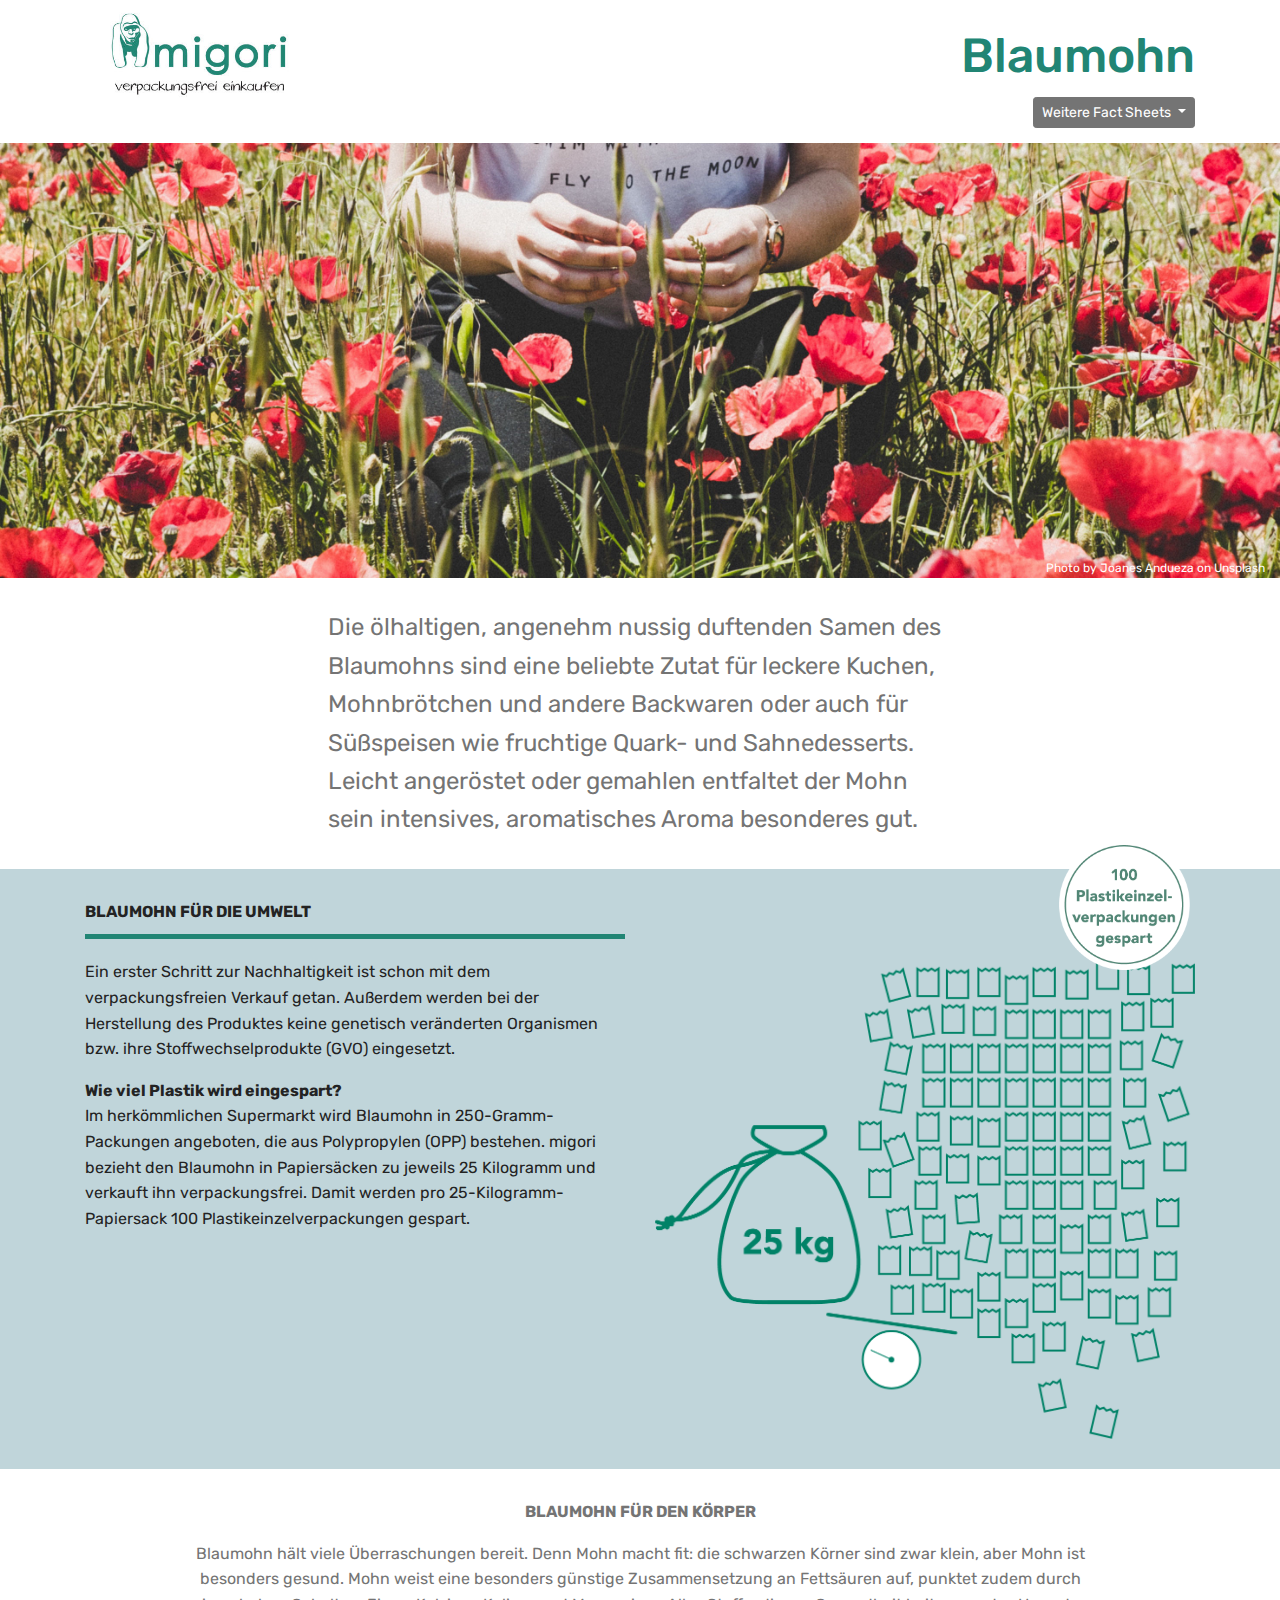
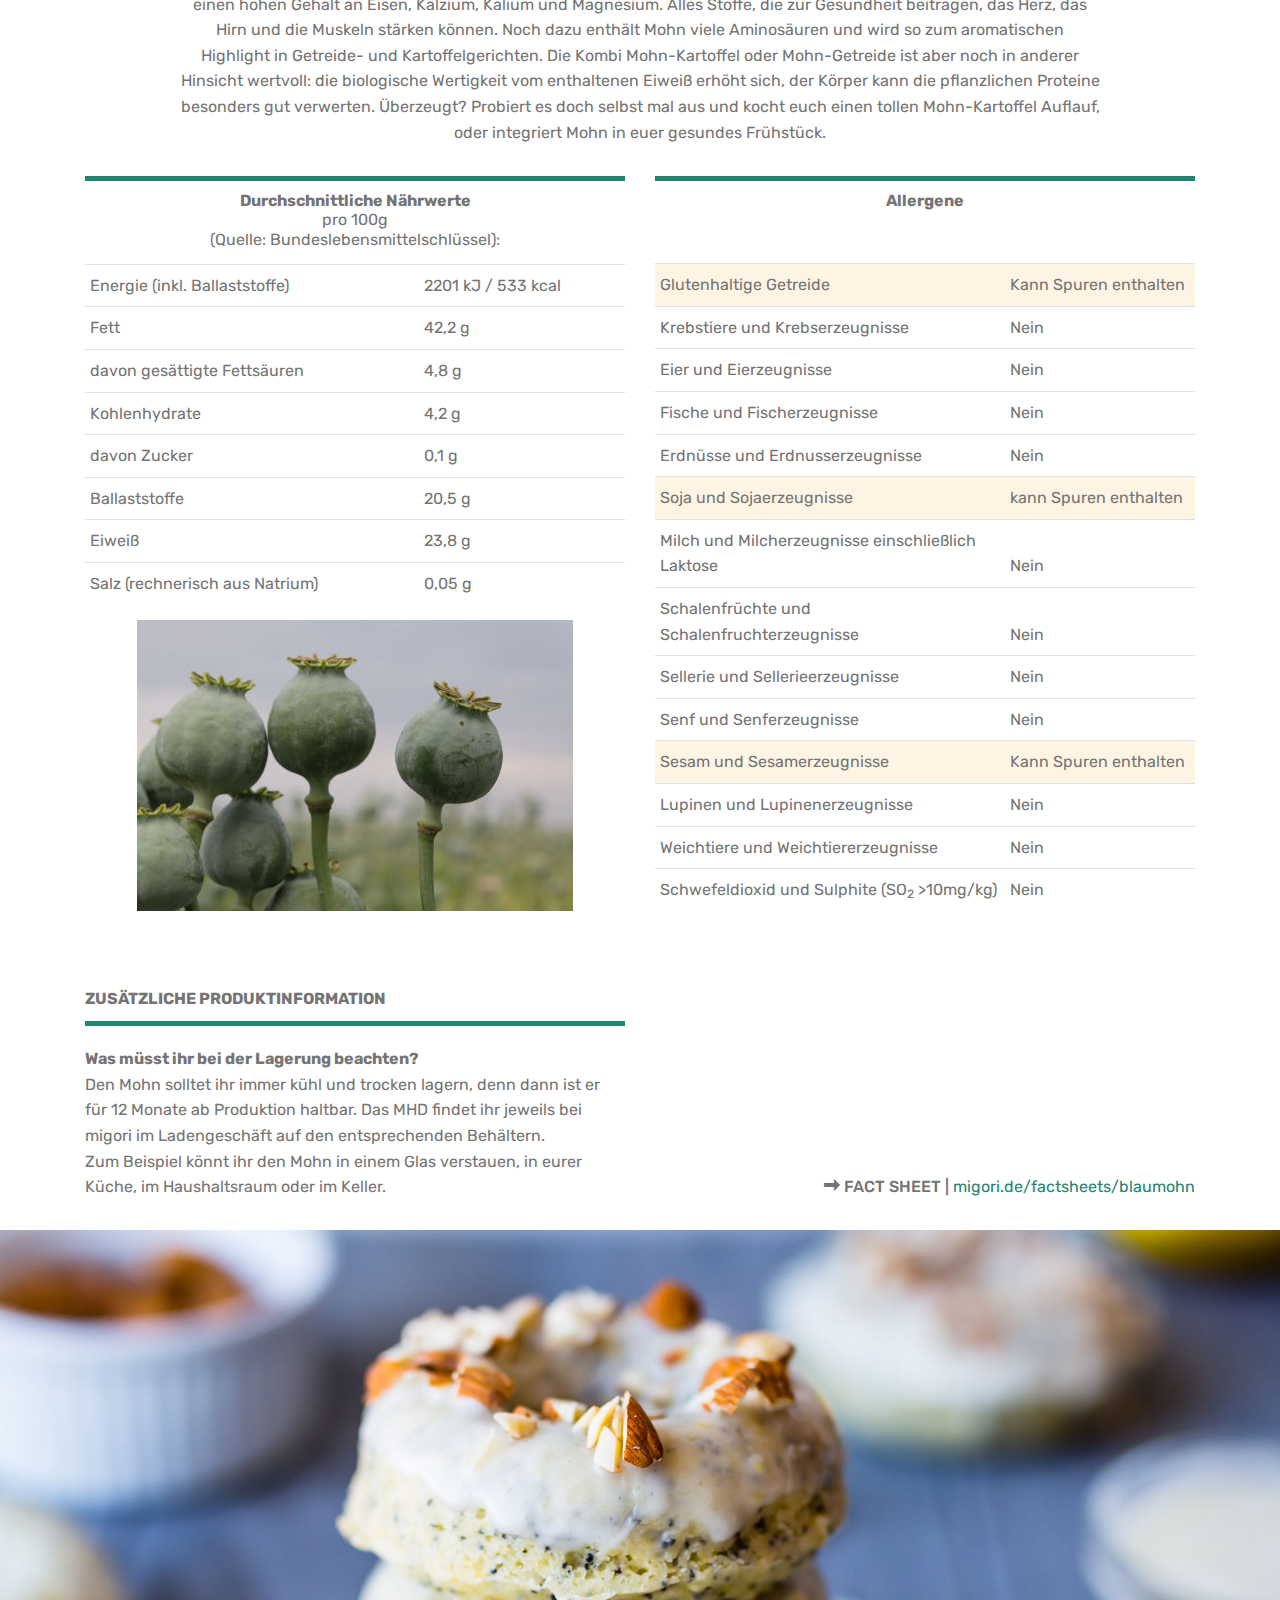
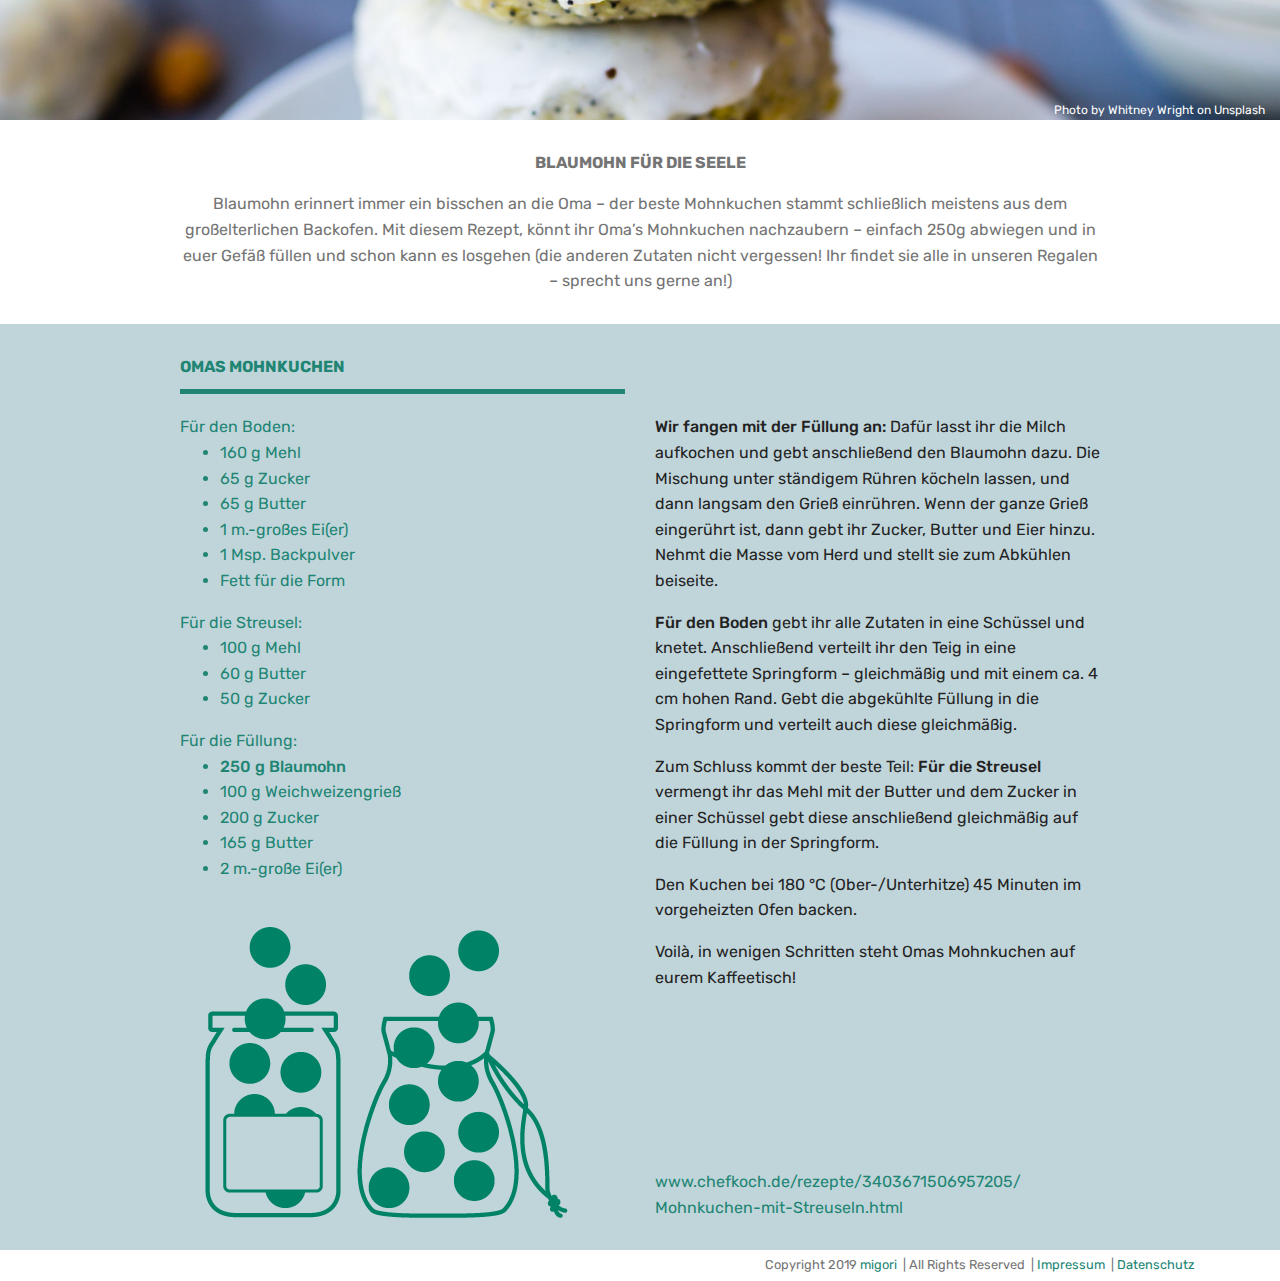
<file: index.html>
<!DOCTYPE html>
<html>
<head>
  <meta charset="UTF-8">
  <meta http-equiv="X-UA-Compatible" content="IE=edge">
  <meta name="viewport" content="width=device-width, initial-scale=1, minimum-scale=1">
  <link rel="shortcut icon" href="#" type="image/x-icon">
  <meta name="description" content="">

  <title>Blaumohn</title>

  <link rel="stylesheet" href="assets/css/bootstrap.min.css">
  <link rel="stylesheet" href="assets/css/bootstrap-grid.min.css">
  <link rel="stylesheet" href="assets/css/open-iconic-bootstrap.css">
  <link rel="stylesheet" href="assets/css/factsheetStyle.css">
</head>

<body>
  <!-- <div class="container-responsive"> required to have bg-color full width -->
  <div id="blaumohn-facts" class="first"> <!-- required to have bg-color full width -->

    <div id="section-0" class="container">
      <header class="row">
        <div class="col-12 col-md-6">
          <a href="https://migori.de/">
            <img id="migori-logo" src="images/migori-logo_transparent.jpg" alt="Logo von migori verpackungsfrei einkaufen" title="" class="img-fluid">
          </a>
        </div>
        <div class="col-12 col-md-6">
            <div class="factsheet-headline">Blaumohn</div>

            <div class="dropdown more-factsheets">
              <a class="btn btn-secondary btn-sm dropdown-toggle" href="#" role="button" id="dropdownMenuLink" data-toggle="dropdown" aria-haspopup="true" aria-expanded="false">
                Weitere&nbsp;Fact Sheets
              </a>

              <div class="dropdown-menu" aria-labelledby="dropdownMenuLink">
                <a class="dropdown-item" href="denttabs-facts.html">Denttabs</a>
                <a class="dropdown-item" href="hartweizengriess-facts.html">Hartweizengrie&szlig; (hell)</a>
                <a class="dropdown-item" href="kidneybohnen-facts.html">Kidneybohnen</a>
                <a class="dropdown-item" href="porridge-facts.html">Porridge</a>
                <a class="dropdown-item" href="schokomuesli-facts.html">Schoko M&uuml;sli</a>
              </div>
            </div>
        </div>
      </header>
    </div> <!-- container -->

    <section id="section-1" class="row justify-content-center section-white">
        <div class="col-12">
          <div class="source">
            Photo by Joanes Andueza on Unsplash
          </div>
          <img src="images/blaumohn/blaumohn_1.jpg" alt="Mohnfeld" title="" class="img-fluid">
        </div>
        <div class="col-12 col-md-6 distance-to-top-m30 intro-text">
          Die &ouml;lhaltigen, angenehm nussig duftenden Samen des Blaumohns sind eine beliebte Zutat f&uuml;r leckere Kuchen,
          Mohnbr&ouml;tchen und andere Backwaren oder auch f&uuml;r S&uuml;&szlig;speisen wie fruchtige Quark- und Sahnedesserts. Leicht anger&ouml;stet
          oder gemahlen entfaltet der Mohn sein intensives, aromatisches Aroma besonderes gut.
        </div>
      </section> <!-- section-1 -->

    <section id="section-2" class="section-dark">
      <div class="container">
        <div class="row">
          <div class="col-12 col-md-6">
            <p class="section-title bar-below">
              Blaumohn f&uuml;r die Umwelt
            </p>
            <p>
              Ein erster Schritt zur Nachhaltigkeit ist schon mit dem verpackungsfreien Verkauf getan.
              Au&szlig;erdem werden bei der Herstellung des Produktes keine genetisch ver&auml;nderten Organismen bzw.
              ihre Stoffwechselprodukte (GVO) eingesetzt.
            </p>
            <p>
              <strong>Wie viel Plastik wird eingespart?</strong>
              <br>
              Im herk&ouml;mmlichen Supermarkt wird Blaumohn in 250-Gramm-Packungen angeboten, die aus Polypropylen
              (OPP) bestehen. migori bezieht den Blaumohn in Papiers&auml;cken zu jeweils 25 Kilogramm und verkauft
              ihn verpackungsfrei.
              Damit werden pro 25-Kilogramm-Papiersack 100 Plastikeinzelverpackungen gespart.
            </p>
          </div>

          <div class="col-12 col-md-6">
            <img src="images/blaumohn/migori-grafik_1.png" alt="Zeichnung zeigt eine Waage mit einem 25 Kilo-Sack auf der einen und 100 Einzelverpackungen auf der anderen Seite" title="" class="img-fluid img-1">
            <div class="img-overflow">
              <img src="images/blaumohn/migori_grafik_04.png" alt="Beschriftung f&uuml;r Bild: 100 Einzelverpackungen gespart" title="" class="img-fluid img-bubble">
            </div>
          </div>
        </div> <!-- row -->

      </div> <!-- container -->
    </section> <!-- section-2 -->

    <section id="section-3" class="section-white">
      <div class="container">

        <div class="row justify-content-center">
          <div class="col-12 col-md-10 text-center">
            <p class="section-title">
              Blaumohn f&uuml;r den K&ouml;rper
            </p>
            <p>
              Blaumohn h&auml;lt viele &Uuml;berraschungen bereit. Denn  Mohn macht fit: die schwarzen K&ouml;rner sind zwar klein, aber Mohn ist
              besonders gesund. Mohn weist eine besonders g&uuml;nstige Zusammensetzung an Fetts&auml;uren auf, punktet zudem durch einen hohen
              Gehalt an Eisen, Kalzium, Kalium und Magnesium. Alles Stoffe, die zur Gesundheit beitragen, das Herz, das Hirn und die
              Muskeln st&auml;rken k&ouml;nnen. Noch dazu enth&auml;lt Mohn viele Aminos&auml;uren und wird so zum aromatischen Highlight in Getreide- und
              Kartoffelgerichten. Die Kombi Mohn-Kartoffel oder Mohn-Getreide ist aber noch in anderer Hinsicht wertvoll: die
              biologische Wertigkeit vom enthaltenen Eiwei&szlig; erh&ouml;ht sich, der K&ouml;rper kann die pflanzlichen Proteine besonders gut
              verwerten. &Uuml;berzeugt? Probiert es doch selbst mal aus und kocht euch einen tollen Mohn-Kartoffel Auflauf, oder integriert
              Mohn in euer gesundes Fr&uuml;hst&uuml;ck.
            </p>
          </div>
        </div> <!-- row -->

        <div class="row">
          <div class="col-12 col-md-6">

            <div class="table-title bar-above mh87-title center">
              <strong>Durchschnittliche N&auml;hrwerte</strong>
              <br>
              pro 100g
              <br>
              (Quelle: Bundeslebensmittelschl&uuml;ssel):
            </div>

            <table class="table">
              <tbody>
                <tr>
                  <td>Energie (inkl. Ballaststoffe)</td>
                  <td>2201&nbsp;kJ&nbsp;/ 533&nbsp;kcal</td>
                </tr>

                <tr>
                  <td>Fett</td>
                  <td>42,2&nbsp;g</td>
                </tr>

                <tr>
                  <td>davon ges&auml;ttigte Fetts&auml;uren</td>
                  <td>4,8&nbsp;g</td>
                </tr>

                <tr>
                  <td>Kohlenhydrate</td>
                  <td>4,2&nbsp;g</td>
                </tr>

                <tr>
                  <td>davon Zucker</td>
                  <td>0,1&nbsp;g</td>
                </tr>

                <tr>
                  <td>Ballaststoffe</td>
                  <td>20,5&nbsp;g</td>
                </tr>

                <tr>
                  <td>Eiwei&szlig;</td>
                  <td>23,8&nbsp;g</td>
                </tr>

                <tr>
                  <td>Salz (rechnerisch aus Natrium)</td>
                  <td>0,05&nbsp;g</td>
                </tr>
              </tbody>
            </table>

            <div class="text-center">
              <img src="images/blaumohn/blaumohn_2.jpg" alt="Nahaufnahme von geschlossenem Blaumohn" title="" class="img-fluid img-below-table">
            </div>

          </div>

          <div class="col-12 col-md-6">

            <div class="table-title bar-above mh87-title center">
              <strong>Allergene</strong>
            </div>

            <table class="table">
              <tbody>
                <tr class="highlighted">
                  <td>Glutenhaltige Getreide</td>
                  <td>Kann Spuren enthalten</td>
                </tr>

                <tr>
                  <td>Krebstiere und Krebserzeugnisse</td>
                  <td>Nein</td>
                </tr>

                <tr>
                  <td>Eier und Eierzeugnisse</td>
                  <td>Nein</td>
                </tr>

                <tr>
                  <td>Fische und Fischerzeugnisse<br></td>
                  <td>Nein</td>
                </tr>

                <tr>
                  <td>Erdn&uuml;sse und Erdnusserzeugnisse</td>
                  <td>Nein</td>
                </tr>

                <tr class="highlighted">
                  <td>Soja und Sojaerzeugnisse</td>
                  <td>kann Spuren enthalten</td>
                </tr>

                <tr>
                  <td>Milch und Milcherzeugnisse einschlie&szlig;lich Laktose</td>
                  <td>Nein</td>
                </tr>

                <tr>
                  <td>Schalenfr&uuml;chte und Schalenfruchterzeugnisse</td>
                  <td>Nein</td>
                </tr>

                <tr>
                  <td>Sellerie und Sellerieerzeugnisse</td>
                  <td>Nein</td>
                </tr>

                <tr>
                  <td>Senf und Senferzeugnisse</td>
                  <td>Nein</td>
                </tr>

                <tr class="highlighted">
                  <td>Sesam und Sesamerzeugnisse</td>
                  <td>Kann Spuren enthalten</td>
                </tr>

                <tr>
                  <td>Lupinen und Lupinenerzeugnisse<br></td>
                  <td>Nein</td>
                </tr>

                <tr>
                  <td>Weichtiere und Weichtiererzeugnisse</td>
                  <td>Nein</td>
                </tr>

                <tr>
                  <td>Schwefeldioxid und Sulphite (SO<sub>2</sub>&nbsp;&gt;10mg/kg)</td>
                  <td>Nein</td>
                </tr>
              </tbody>
            </table>

          </div>
        </div> <!-- row -->

      </div> <!-- container -->
    </section> <!-- section-3 -->

    <section id="section-4" class="section-white">
      <div class="container">

        <div class="row distance-to-bottom-m14">
          <div class="col-12 col-md-6">
            <p class="section-title bar-below">
              Zus&auml;tzliche Produktinformation
            </p>
            <p>
              <strong>Was m&uuml;sst ihr bei der Lagerung beachten?</strong>
              <br>
              Den Mohn solltet ihr immer k&uuml;hl und trocken lagern, denn dann ist er f&uuml;r 12 Monate ab Produktion haltbar.
              Das MHD findet ihr jeweils bei migori im Ladengesch&auml;ft auf den entsprechenden Beh&auml;ltern.
              <br>
              Zum Beispiel k&ouml;nnt ihr den Mohn in einem Glas verstauen, in eurer K&uuml;che, im Haushaltsraum oder im Keller.
            </p>
          </div>

          <div class="col-12 col-md-6 factsheet-link">
            <div class="link-container">
              <span class="oi oi-arrow-thick-right" title="icon name" aria-hidden="true"></span>
              <span class="upper-bold">fact sheet |</span>
              <span class="migori-green">
                <!-- migori.de/factsheets/blaumohn -->
                <a href="pdf/Factsheet_migori_blaumohn_v5.pdf">migori.de/factsheets/blaumohn</a>
              </span>
            </div>

          </div>
        </div> <!-- row -->
      </div> <!-- container -->

        <div class="row">
          <div class="col-12">
            <div class="source">Photo by Whitney Wright on Unsplash</div>
            <img src="images/blaumohn/blaumohn-kuchen.jpg" alt="Blaumohnkuchen" title="" class="img-fluid">
          </div>
        </div> <!-- row -->
    </section> <!-- section-4 -->

    <section id="section-5" class="section-white">
      <div class="container">
        <div class="row justify-content-center">
          <div class="col-12 col-md-10 text-center">
            <p class="section-title">
              Blaumohn f&uuml;r die Seele
            </p>
            <p class="remove-margin-bottom">
              Blaumohn erinnert immer ein bisschen an die Oma – der beste Mohnkuchen stammt
              schlie&szlig;lich meistens aus dem gro&szlig;elterlichen Backofen. Mit diesem Rezept, k&ouml;nnt ihr Oma’s Mohnkuchen
              nachzaubern&nbsp;–&nbsp;einfach 250g abwiegen und in euer Gef&auml;&szlig; f&uuml;llen und schon kann es losgehen (die anderen Zutaten
              nicht vergessen! Ihr findet sie alle in unseren Regalen – sprecht uns gerne an!)
            </p>
          </div>
        </div> <!-- row -->

      </div> <!-- container -->
    </section> <!-- section-5 -->

    <!-- <section id="section-6" class="textbox-p30-0 section-dark"> -->
    <section id="section-6" class="section-dark">
      <div class="container">

        <div class="row">
          <div class="col-12 col-md-5 offset-md-1">
            <p class="section-title recipe-title bar-below">
              Omas Mohnkuchen
            </p>
          </div>
        </div>
        <div class="row">
          <div class="col-12 col-md-5 offset-md-1">
            <div class="recipe-ingredients">
              F&uuml;r den Boden:
              <ul>
                <li>160 g Mehl</li>
                <li>65 g Zucker</li>
                <li>65 g Butter</li>
                <li>1 m.-gro&szlig;es Ei(er)</li>
                <li>1 Msp. Backpulver</li>
                <li>Fett f&uuml;r die Form</li>
              </ul>

              F&uuml;r die Streusel:
              <ul>
                <li>100 g Mehl</li>
                <li>60 g Butter</li>
                <li>50 g Zucker</li>
              </ul>

              F&uuml;r die F&uuml;llung:
              <ul>
                <li class="highlight">250 g Blaumohn</li>
                <li>100 g Weichweizengrie&szlig;</li>
                <li>200 g Zucker</li>
                <li>165 g Butter</li>
                <li>2 m.-gro&szlig;e Ei(er)</li>
              </ul>
            </div> <!-- recipe-ingredients -->

            <img src="images/blaumohn/migori-grafik_2.png" alt="Zeichnung mit zwei Beh&auml;ltern" title="" class="img-fluid img-recipe">
          </div>

          <div class="col-12 col-md-5">
            <div class="recipe-description">
              <p>
                <span>Wir fangen mit der F&uuml;llung an:</span>
                Daf&uuml;r lasst ihr die Milch aufkochen und gebt anschlie&szlig;end den Blaumohn dazu.
                Die Mischung unter st&auml;ndigem R&uuml;hren k&ouml;cheln lassen, und dann langsam den Grie&szlig; einr&uuml;hren. Wenn der ganze Grie&szlig;
                einger&uuml;hrt ist, dann gebt ihr Zucker, Butter und Eier hinzu. Nehmt die Masse vom Herd und stellt sie zum Abk&uuml;hlen
                beiseite.
              </p>
              <p>
                <span>F&uuml;r den Boden</span> gebt ihr alle Zutaten in eine Sch&uuml;ssel und knetet. Anschlie&szlig;end verteilt ihr den Teig in
                eine eingefettete Springform – gleichm&auml;&szlig;ig und mit einem ca. 4 cm hohen Rand. Gebt die abgek&uuml;hlte F&uuml;llung in die
                Springform und verteilt auch diese gleichm&auml;&szlig;ig.
              </p>
              <p>
                Zum Schluss kommt der beste Teil: <span>F&uuml;r die Streusel</span> vermengt ihr
                das Mehl mit der Butter und dem Zucker in einer Sch&uuml;ssel gebt diese anschlie&szlig;end gleichm&auml;&szlig;ig auf die F&uuml;llung in
                der Springform.
              </p>
              <p>
                Den Kuchen bei 180 °C (Ober-/Unterhitze) 45 Minuten im vorgeheizten Ofen backen.
              </p>
              <p>
                Voilà, in wenigen Schritten steht Omas Mohnkuchen auf eurem Kaffeetisch!
              </p>
            </div>  <!-- recipe-description -->

            <div class="recipe-source">
              <a href="www.chefkoch.de/rezepte/3403671506957205/Mohnkuchen-mit-Streuseln.html">
                www.chefkoch.de/rezepte/3403671506957205/<br>Mohnkuchen-mit-Streuseln.html
              </a>
            </div>
          </div>
        </div> <!-- row -->

      </div> <!-- container -->
    </section> <!-- section-6 -->

    <footer>
      <div class="container">
        <div class="row">
          <div class="col-md-12">
            Copyright 2019 <a href="https://migori.de/">migori</a>&nbsp;
            |&nbsp;All Rights Reserved&nbsp;
            |&nbsp;<a href="http://migori.de/impressum/">Impressum</a>&nbsp;
            |&nbsp;<a href="http://migori.de/datenschutz/">Datenschutz</a>
          </div>
        </div>
      </div>
    </footer>

  <!-- </div> end of container-responsive -->
  </div>

  <script src="assets/js/jquery-3.0.0.min.js"></script>
  <script src="assets/js/bootstrap.bundle.min.js"></script>
</body>
</html>
</file>
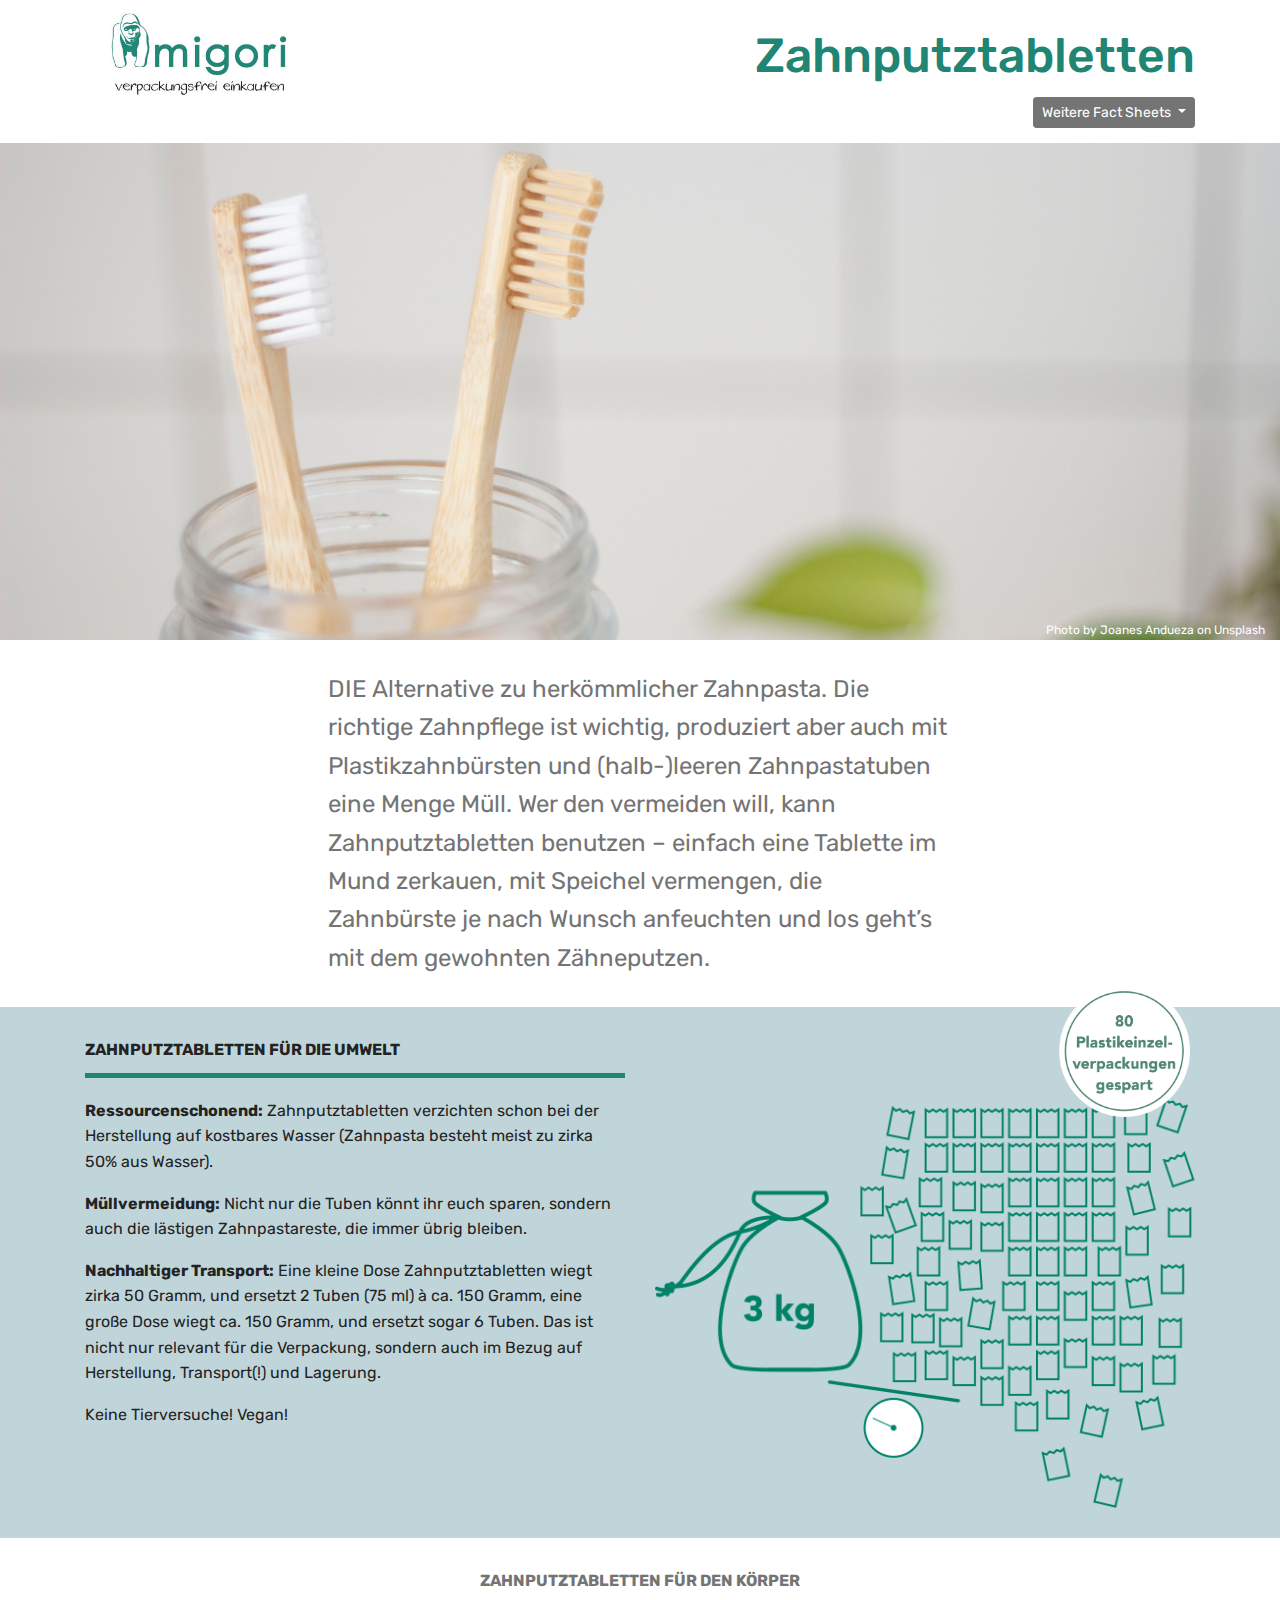
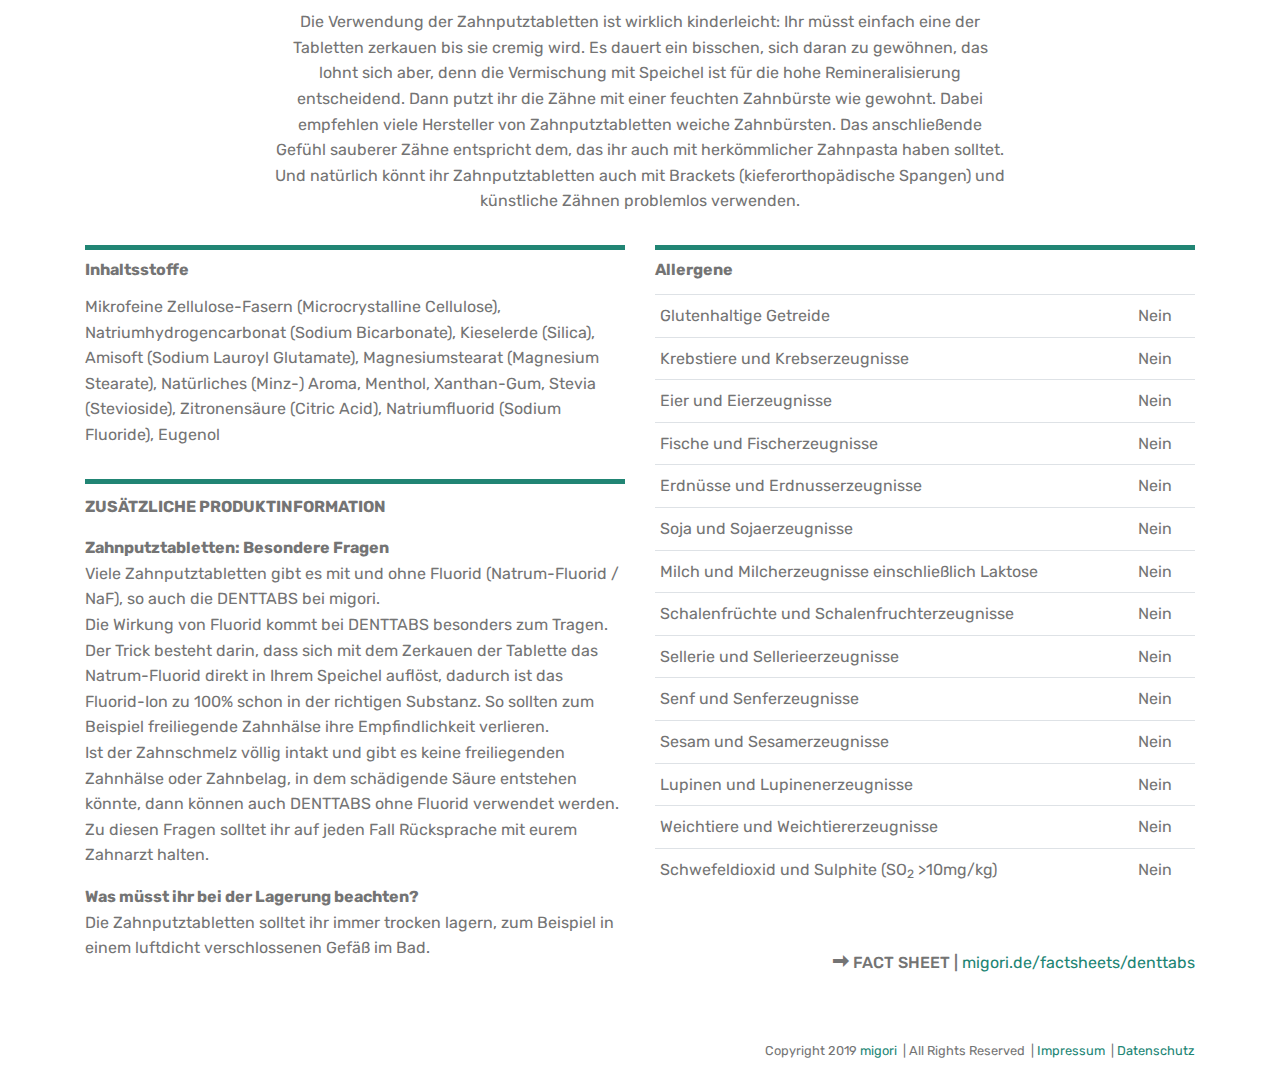
<file: denttabs-facts.html>
<!DOCTYPE html>
<html>
<head>
  <meta charset="UTF-8">
  <meta http-equiv="X-UA-Compatible" content="IE=edge">
  <meta name="viewport" content="width=device-width, initial-scale=1, minimum-scale=1">
  <link rel="shortcut icon" href="#" type="image/x-icon">
  <meta name="description" content="">

  <title>Zahnputztabletten</title>

  <link rel="stylesheet" href="assets/css/bootstrap.min.css">
  <link rel="stylesheet" href="assets/css/bootstrap-grid.min.css">
  <link rel="stylesheet" href="assets/css/open-iconic-bootstrap.css">
  <link rel="stylesheet" href="assets/css/factsheetStyle.css">
</head>

<body>
  <!-- <div class="container-responsive"> required to have bg-color full width -->
  <div id="denttabs-facts" class="first"> <!-- required to have bg-color full width -->

    <div id="section-0" class="container">
      <header class="row">
        <div class="col-12 col-md-6">
          <a href="https://migori.de/">
            <img id="migori-logo" src="images/migori-logo_transparent.jpg" alt="Logo von migori verpackungsfrei einkaufen" title="" class="img-fluid">
          </a>
        </div>
        <div class="col-12 col-md-6">
            <div class="factsheet-headline">Zahnputztabletten</div>

            <div class="dropdown more-factsheets">
              <a class="btn btn-secondary btn-sm dropdown-toggle" href="#" role="button" id="dropdownMenuLink" data-toggle="dropdown" aria-haspopup="true" aria-expanded="false">
                Weitere&nbsp;Fact Sheets
              </a>

              <div class="dropdown-menu" aria-labelledby="dropdownMenuLink">
                <a class="dropdown-item" href="index.html">Blaumohn</a>
                <a class="dropdown-item" href="hartweizengriess-facts.html">Hartweizengrie&szlig; (hell)</a>
                <a class="dropdown-item" href="kidneybohnen-facts.html">Kidneybohnen</a>
                <a class="dropdown-item" href="porridge-facts.html">Porridge</a>
                <a class="dropdown-item" href="schokomuesli-facts.html">Schoko M&uuml;sli</a>
              </div>
            </div>
        </div>
      </header>
    </div> <!-- container -->

    <section id="section-1" class="row justify-content-center section-white">
        <div class="col-12">
          <div class="source">
            Photo by Joanes Andueza on Unsplash
          </div>
          <img src="images/denttabs/denttabs_1.jpg" alt="Zahnbuersten aus Holz in einem Schraubglas" title="" class="img-fluid">
        </div>
        <div class="col-12 col-md-6 distance-to-top-m30 intro-text">
          DIE Alternative zu herk&ouml;mmlicher Zahnpasta. Die richtige Zahnpflege ist wichtig, produziert aber auch mit Plastikzahnb&uuml;rsten und (halb-)leeren Zahnpastatuben eine Menge M&uuml;ll.
          Wer den vermeiden will, kann Zahnputztabletten benutzen – einfach eine Tablette im Mund zerkauen, mit Speichel vermengen, die Zahnb&uuml;rste je nach Wunsch anfeuchten und los geht’s mit dem gewohnten Z&auml;hneputzen.
        </div>
      </section> <!-- section-1 -->

    <section id="section-2" class="section-dark">
      <div class="container">
        <div class="row">
          <div class="col-12 col-md-6">
            <p class="section-title bar-below">
              Zahnputztabletten f&uuml;r die Umwelt
            </p>
            <p>
              <strong>Ressourcenschonend:</strong>
              Zahnputztabletten verzichten schon bei der Herstellung auf kostbares Wasser (Zahnpasta besteht meist zu zirka 50% aus Wasser).
            </p>
            <p>
              <strong>M&uuml;llvermeidung:</strong>
              Nicht nur die Tuben k&ouml;nnt ihr euch sparen, sondern auch die l&auml;stigen Zahnpastareste, die immer &uuml;brig bleiben.
            </p>
              <strong>Nachhaltiger Transport:</strong>
              Eine kleine Dose Zahnputztabletten wiegt zirka 50&nbsp;Gramm, und ersetzt 2&nbsp;Tuben (75&nbsp;ml) à ca. 150&nbsp;Gramm, eine gro&szlig;e Dose wiegt
              ca. 150&nbsp;Gramm, und ersetzt sogar 6&nbsp;Tuben. Das ist nicht nur relevant f&uuml;r die
              Verpackung, sondern auch im Bezug auf Herstellung, Transport(!) und Lagerung.
            </p>
            <p>
              Keine Tierversuche! Vegan!
            </p>
          </div>

          <div class="col-12 col-md-6">
            <img src="images/denttabs/migori_grafik_verpackung_denttabs.png" alt="Zeichnung zeigt eine Waage mit einem 3 Kilo-Sack auf der einen und 80 Einzelverpackungen auf der anderen Seite" title="" class="img-fluid img-1">
            <div class="img-overflow">
              <img src="images/denttabs/migori_denttabs_grafik_gespart.png" alt="Beschriftung f&uuml;r Bild: 80 Einzelverpackungen gespart" title="" class="img-fluid img-bubble">
            </div>
          </div>
        </div> <!-- row -->

      </div> <!-- container -->
    </section> <!-- section-2 -->

    <section id="section-3" class="section-white">
      <div class="container">

        <div class="row justify-content-center">
          <div class="col-12 col-md-8 text-center">
            <p class="section-title">
              Zahnputztabletten f&uuml;r den K&ouml;rper
            </p>
            <p>
              Die Verwendung der Zahnputztabletten ist wirklich kinderleicht: Ihr m&uuml;sst einfach eine der Tabletten zerkauen bis sie cremig wird. Es dauert ein bisschen,
              sich daran zu gew&ouml;hnen, das lohnt sich aber, denn die Vermischung mit Speichel ist f&uuml;r die hohe Remineralisierung entscheidend. Dann putzt ihr die Z&auml;hne
              mit einer feuchten Zahnb&uuml;rste wie gewohnt. Dabei empfehlen viele Hersteller von Zahnputztabletten weiche Zahnb&uuml;rsten. Das anschlie&szlig;ende Gef&uuml;hl sauberer
              Z&auml;hne entspricht dem, das ihr auch mit herk&ouml;mmlicher Zahnpasta haben solltet. Und nat&uuml;rlich k&ouml;nnt ihr Zahnputztabletten auch mit Brackets (kieferorthop&auml;dische Spangen)
              und k&uuml;nstliche Z&auml;hnen problemlos verwenden.
            </p>
          </div>
        </div> <!-- row -->

        <div class="row d-sm-block clearfix">
          <!-- d-sm-block clearfix used for uneven columns height + but being responsive as required (right order) -->
          <div class="col-12 col-md-6 float-left">
            <div class="table-title bar-above">
              <strong>Inhaltsstoffe</strong>
            </div>
            <p>
              Mikrofeine Zellulose-Fasern (Microcrystalline Cellulose), Natriumhydrogencarbonat (Sodium Bicarbonate), Kieselerde (Silica), Amisoft (Sodium Lauroyl Glutamate),
              Magnesiumstearat (Magnesium Stearate), Nat&uuml;rliches (Minz-) Aroma, Menthol, Xanthan-Gum, Stevia (Stevioside), Zitronens&auml;ure (Citric Acid), Natriumfluorid (Sodium Fluoride), Eugenol
            </p>
          </div>

          <div class="col-12 col-md-6 float-right">

            <div class="table-title bar-above">
              <strong>Allergene</strong>
            </div>

            <table class="table">
              <tbody>
                <tr>
                  <td>Glutenhaltige Getreide</td>
                  <td>Nein</td>
                </tr>

                <tr>
                  <td>Krebstiere und Krebserzeugnisse</td>
                  <td>Nein</td>
                </tr>

                <tr>
                  <td>Eier und Eierzeugnisse</td>
                  <td>Nein</td>
                </tr>

                <tr>
                  <td>Fische und Fischerzeugnisse<br></td>
                  <td>Nein</td>
                </tr>

                <tr>
                  <td>Erdn&uuml;sse und Erdnusserzeugnisse</td>
                  <td>Nein</td>
                </tr>

                <tr>
                  <td>Soja und Sojaerzeugnisse</td>
                  <td>Nein</td>
                </tr>

                <tr>
                  <td>Milch und Milcherzeugnisse einschlie&szlig;lich Laktose</td>
                  <td>Nein</td>
                </tr>

                <tr>
                  <td>Schalenfr&uuml;chte und Schalenfruchterzeugnisse</td>
                  <td>Nein</td>
                </tr>

                <tr>
                  <td>Sellerie und Sellerieerzeugnisse</td>
                  <td>Nein</td>
                </tr>

                <tr>
                  <td>Senf und Senferzeugnisse</td>
                  <td>Nein</td>
                </tr>

                <tr>
                  <td>Sesam und Sesamerzeugnisse</td>
                  <td>Nein</td>
                </tr>

                <tr>
                  <td>Lupinen und Lupinenerzeugnisse<br></td>
                  <td>Nein</td>
                </tr>

                <tr>
                  <td>Weichtiere und Weichtiererzeugnisse</td>
                  <td>Nein</td>
                </tr>

                <tr>
                  <td>Schwefeldioxid und Sulphite (SO<sub>2</sub>&nbsp;&gt;10mg/kg)</td>
                  <td>Nein</td>
                </tr>
              </tbody>
            </table>

          </div>

          <div class="col-12 col-md-6 float-left">
            <p class="section-title bar-above">
              Zus&auml;tzliche Produktinformation
            </p>
            <p>
              <strong>Zahnputztabletten: Besondere Fragen</strong>
              <br>
              Viele Zahnputztabletten gibt es mit und ohne Fluorid (Natrum-Fluorid / NaF), so auch die DENTTABS bei migori.
              <br>
              Die Wirkung von Fluorid kommt bei DENTTABS besonders zum Tragen. Der Trick besteht darin, dass sich mit dem Zerkauen der Tablette das
              Natrum-Fluorid direkt in Ihrem Speichel aufl&ouml;st, dadurch ist das Fluorid-Ion zu 100% schon in der richtigen Substanz. So sollten zum Beispiel
              freiliegende Zahnh&auml;lse ihre Empfindlichkeit verlieren.
              <br>
              Ist der Zahnschmelz v&ouml;llig intakt und gibt es keine freiliegenden Zahnh&auml;lse oder Zahnbelag, in dem sch&auml;digende S&auml;ure entstehen k&ouml;nnte, dann k&ouml;nnen auch DENTTABS
              ohne Fluorid verwendet werden. Zu diesen Fragen solltet ihr auf jeden Fall R&uuml;cksprache mit eurem Zahnarzt halten.
            </p>
            <p>
              <strong>Was m&uuml;sst ihr bei der Lagerung beachten?</strong>
              <br>
              Die Zahnputztabletten solltet ihr immer trocken lagern, zum Beispiel in einem luftdicht verschlossenen Gef&auml;&szlig; im Bad.
            </p>
          </div>
        </div> <!-- row -->

      <div class="row distance-to-bottom-m14">
        <div class="col-12 factsheet-link">
          <div class="link-container">
            <span class="oi oi-arrow-thick-right" title="icon name" aria-hidden="true"></span>
            <span class="upper-bold">fact sheet |</span>
            <span class="migori-green">
              <a href="pdf/Factsheet_migori_denttabs_v3.pdf">migori.de/factsheets/denttabs</a>
            </span>
          </div>

        </div>
      </div>
      </div> <!-- container -->
    </section> <!-- section-3 -->

    <footer>
      <div class="container">
        <div class="row">
          <div class="col-md-12">
            Copyright 2019 <a href="https://migori.de/">migori</a>&nbsp;
            |&nbsp;All Rights Reserved&nbsp;
            |&nbsp;<a href="http://migori.de/impressum/">Impressum</a>&nbsp;
            |&nbsp;<a href="http://migori.de/datenschutz/">Datenschutz</a>
          </div>
        </div>
      </div>
    </footer>

  <!-- </div> end of container-responsive -->
  </div>

  <script src="assets/js/jquery-3.0.0.min.js"></script>
  <script src="assets/js/bootstrap.bundle.min.js"></script>
</body>
</html>
</file>
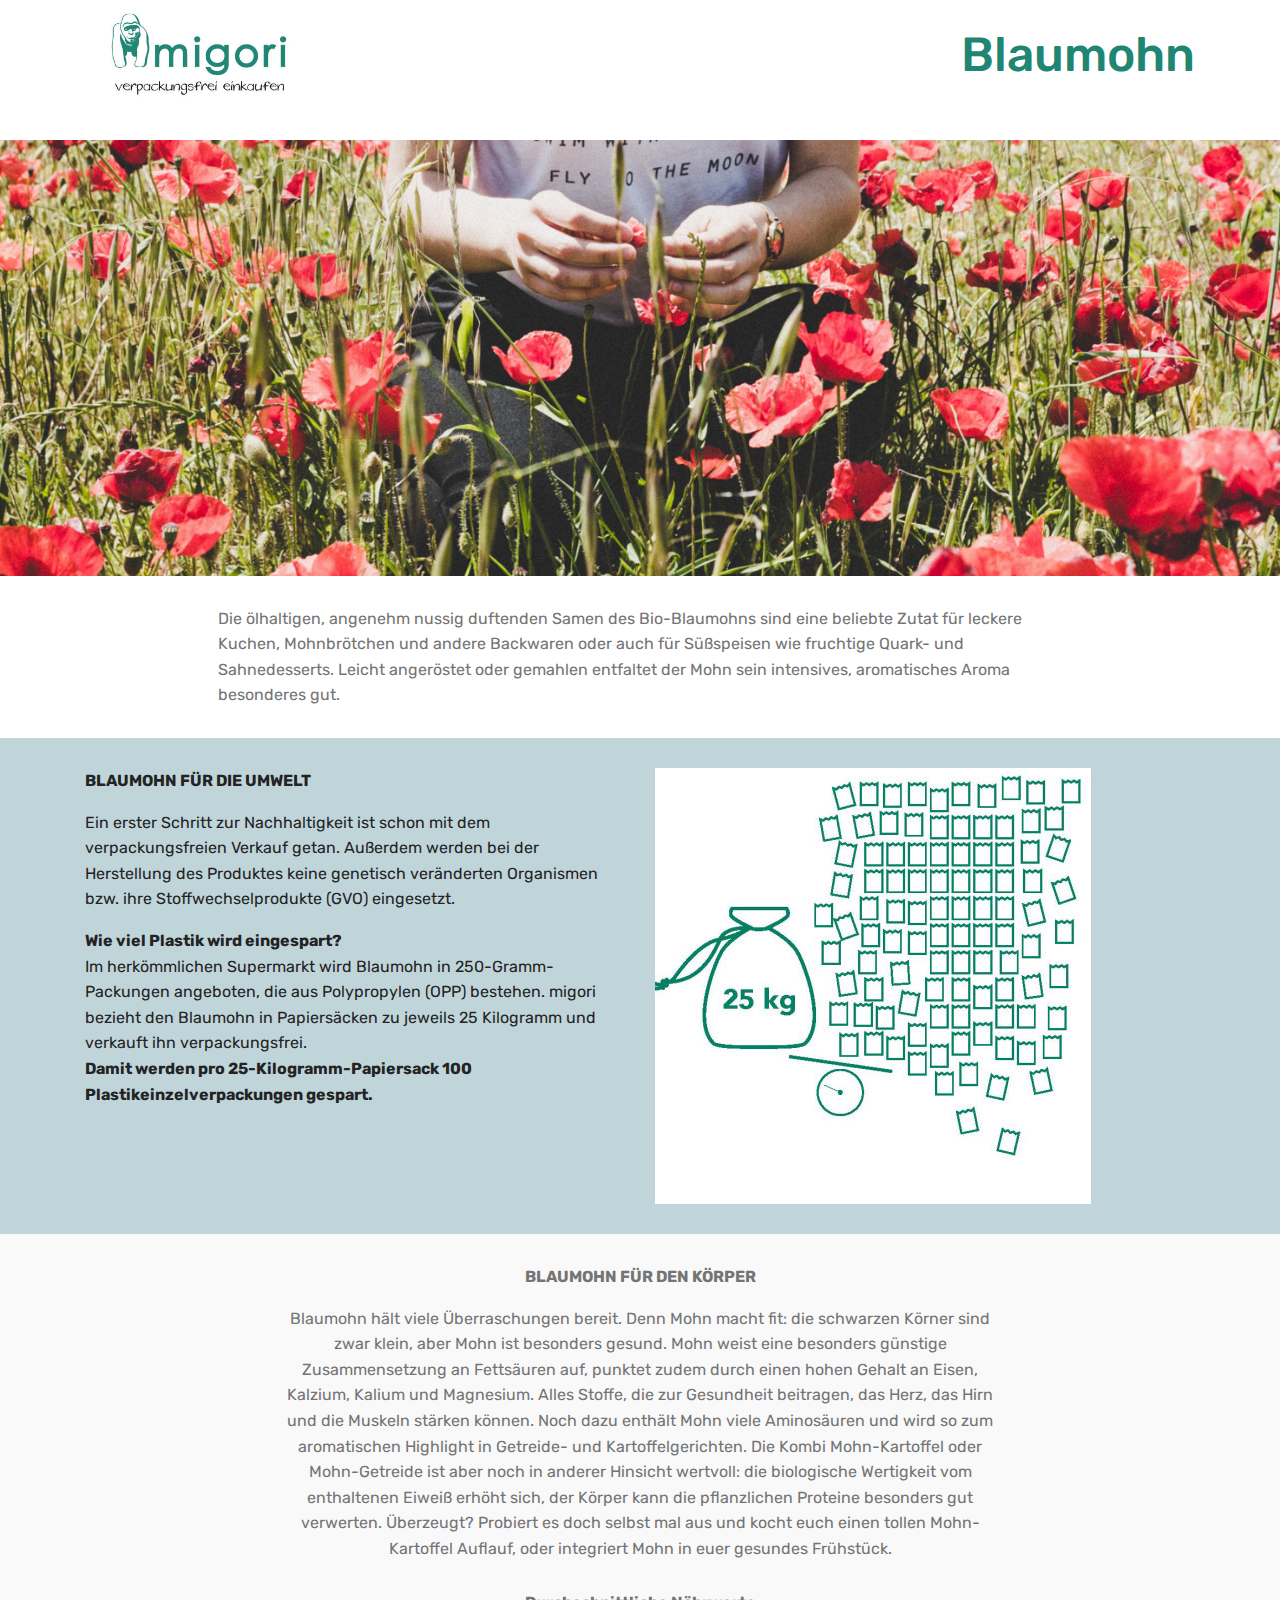
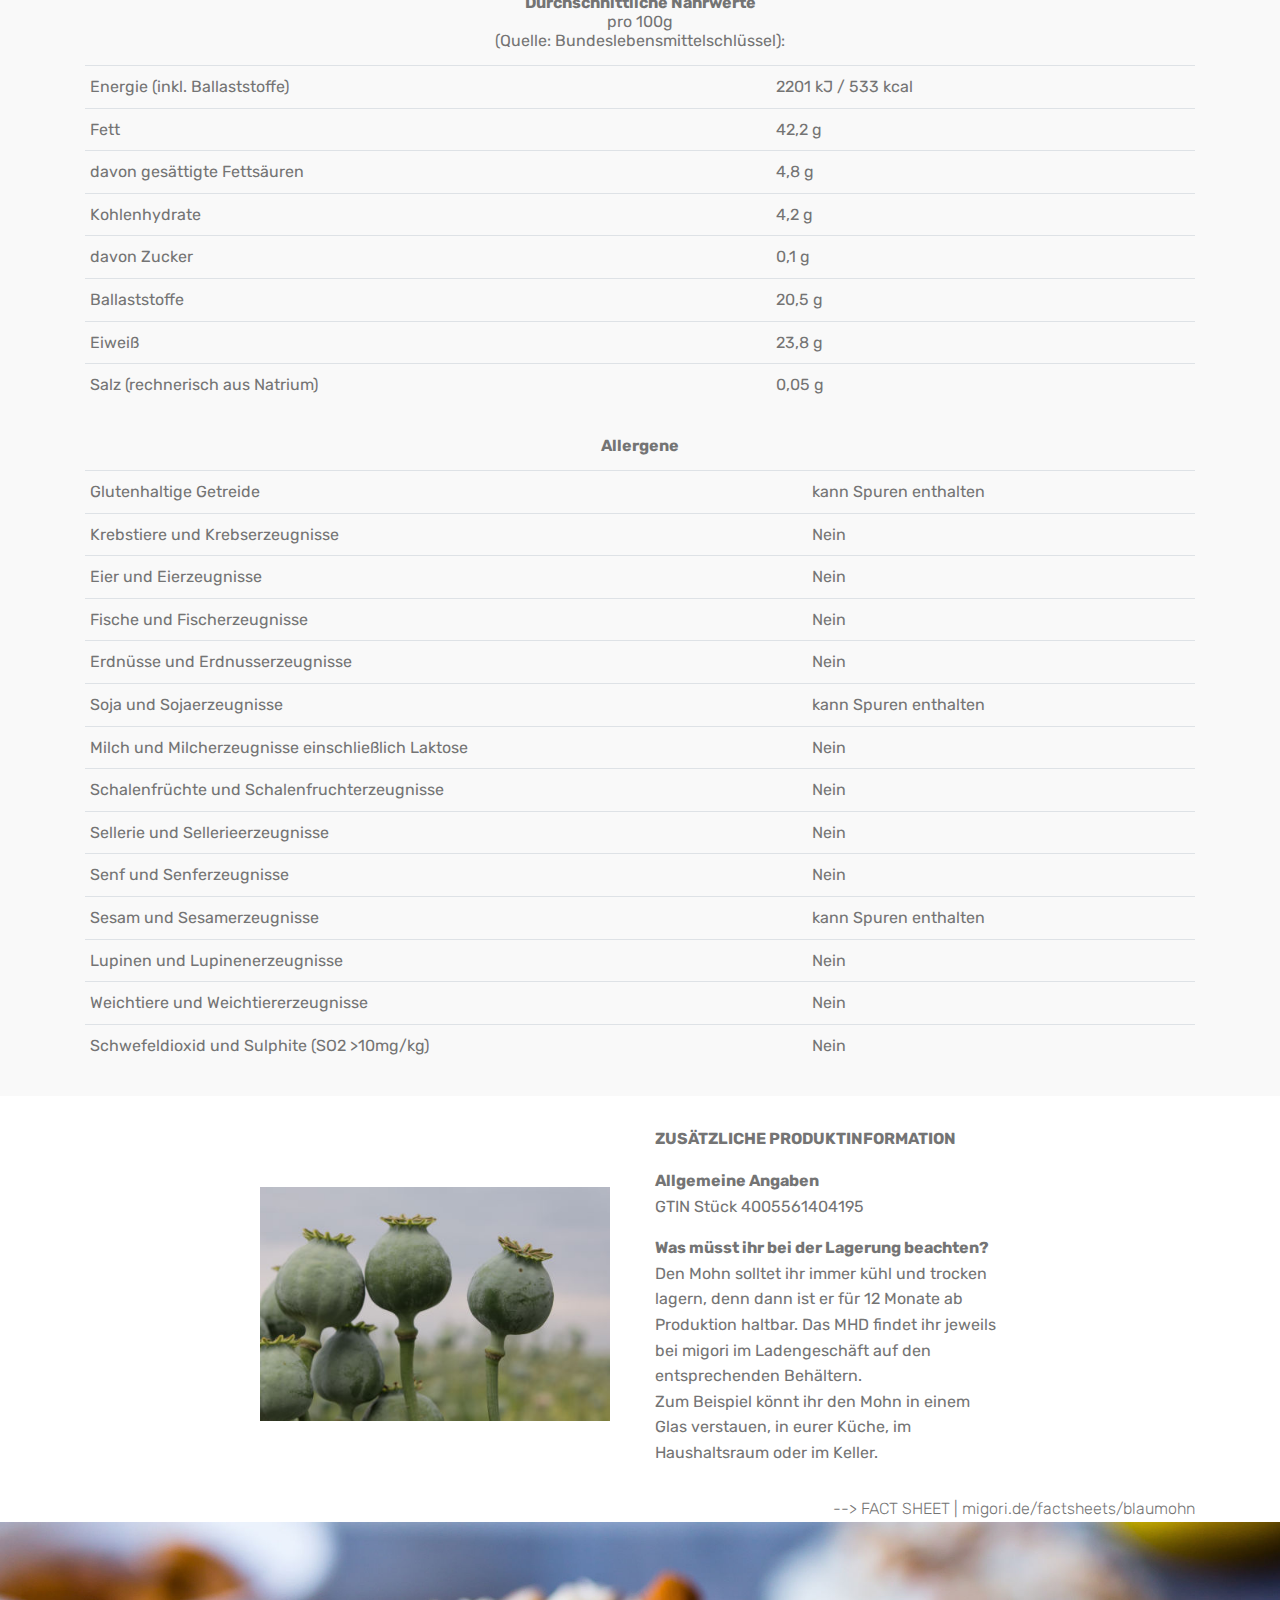
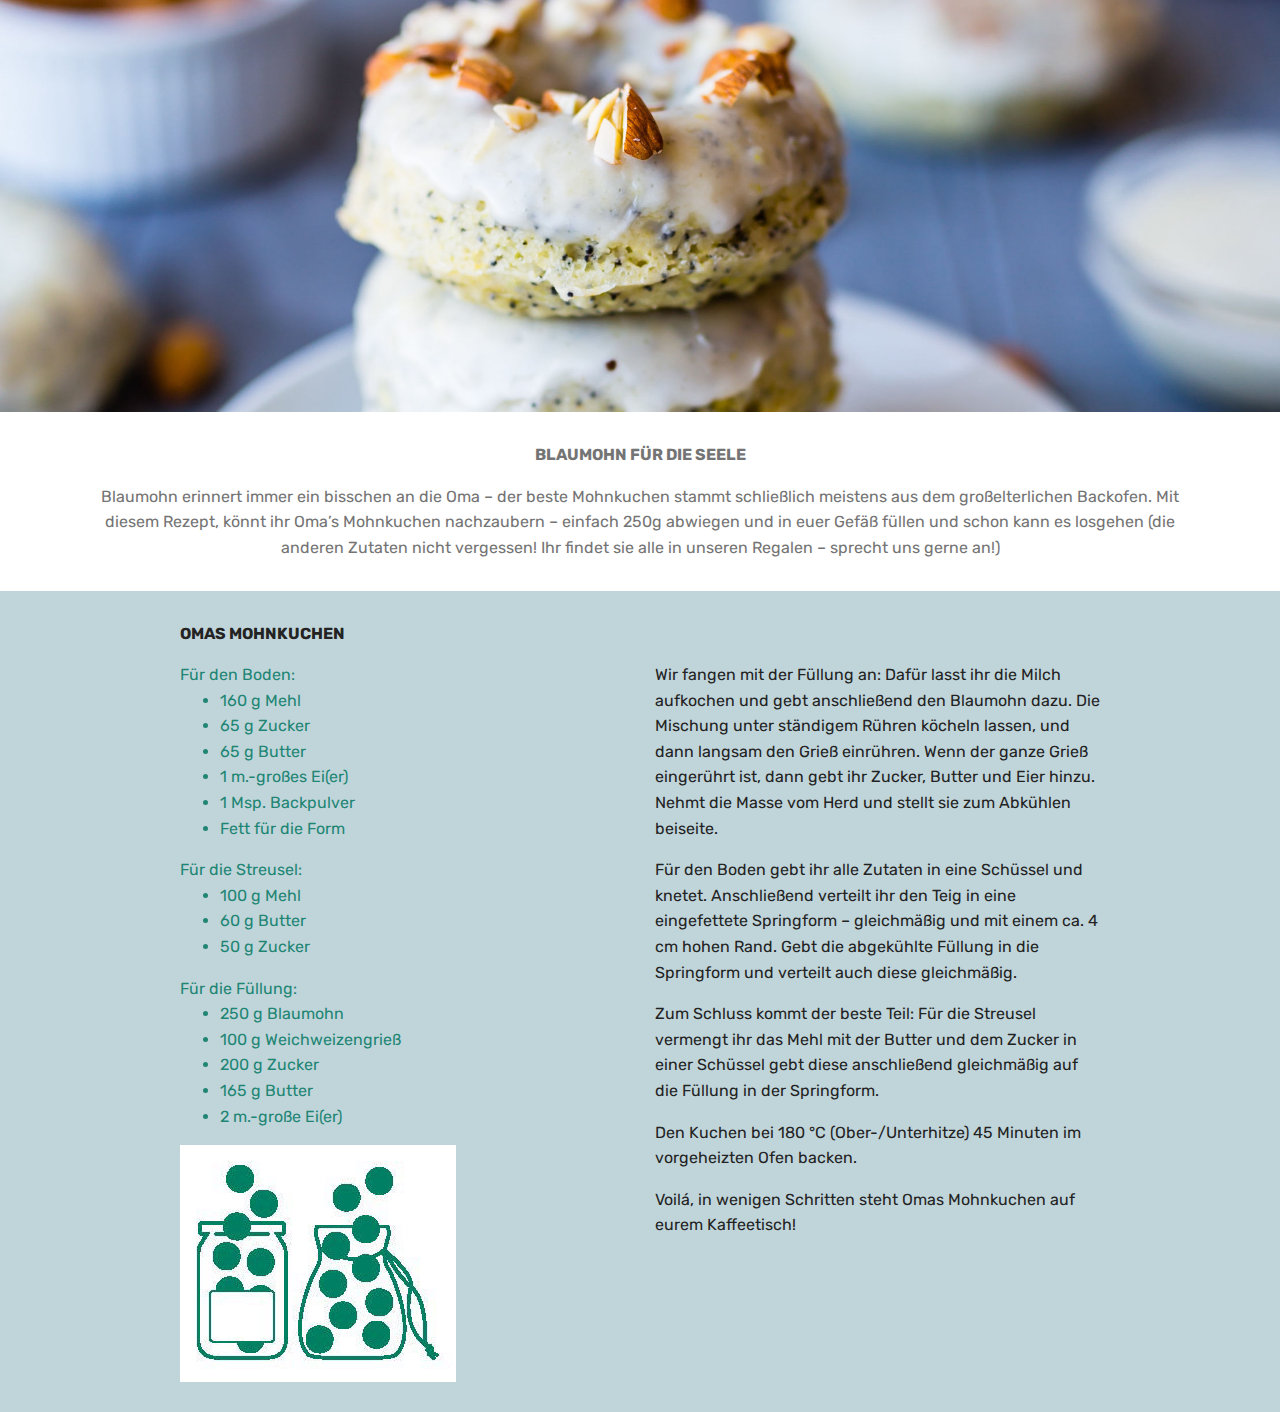
<file: factsheet.html>
<!DOCTYPE html>
<html>
<head>
  <meta charset="UTF-8">
  <meta http-equiv="X-UA-Compatible" content="IE=edge">
  <meta name="viewport" content="width=device-width, initial-scale=1, minimum-scale=1">
  <link rel="shortcut icon" href="#" type="image/x-icon">
  <meta name="description" content="">

  <title>Blaumohn</title>

  <link rel="stylesheet" href="styles/bootstrap.min.css">
  <link rel="stylesheet" href="styles/bootstrap-grid.min.css">
  <link rel="stylesheet" href="styles/factsheetStyle.css">
</head>

<body>
  <div class="container-responsive"> <!-- required to have bg-color full width -->

    <div class="container">
      <header class="row">
        <div class="col-12 col-md-6">
          <img id="migori-logo" src="images/migori-logo_transparent.jpg" alt="Logo von migori verpackungsfrei einkaufen" title="" class="img-fluid">
        </div>
        <div class="col-12 col-md-6">
            <div class="factsheet-headline">Blaumohn</div>
        </div>
      </header>
    </div> <!-- container -->

      <section id="section-1" class="row justify-content-center section-white">
        <div class="col-12">
          <img src="images/blaumohn_1.jpg" alt="Mohnfeld" title="" class="img-fluid">
        </div>
        <!-- <div class="col-12 col-md-8 textbox-centered-p30-0"> -->
        <div class="col-12 col-md-8 distance-to-top-m30">
          Die ölhaltigen, angenehm nussig duftenden Samen des Bio-Blaumohns sind eine beliebte Zutat für leckere Kuchen,
          Mohnbrötchen und andere Backwaren oder auch für Süßspeisen wie fruchtige Quark- und Sahnedesserts. Leicht angeröstet
          oder gemahlen entfaltet der Mohn sein intensives, aromatisches Aroma besonderes gut.
        </div>
      </section> <!-- section-1 -->

    <section id="section-2" class="section-dark">
      <div class="container">
        <div class="row">
          <div class="col-12 col-md-6">
            <p class="section-title">
              Blaumohn für die Umwelt
            </p>
            <p>
              Ein erster Schritt zur Nachhaltigkeit ist schon mit dem verpackungsfreien Verkauf getan.
              Außerdem werden bei der Herstellung des Produktes keine genetisch veränderten Organismen bzw.
              ihre Stoffwechselprodukte (GVO) eingesetzt.
            </p>
            <p>
              <strong>Wie viel Plastik wird eingespart?</strong>
              <br>
              Im herkömmlichen Supermarkt wird Blaumohn in 250-Gramm-Packungen angeboten, die aus Polypropylen
              (OPP) bestehen. migori bezieht den Blaumohn in Papiersäcken zu jeweils 25 Kilogramm und verkauft
              ihn verpackungsfrei.
              <br>
              <strong>Damit werden pro 25-Kilogramm-Papiersack
              100 Plastikeinzelverpackungen gespart.&nbsp;</strong>
            </p>
          </div>

          <div class="col-12 col-md-6">
            <img src="images/migori-grafik_1.jpg" alt="Zeichnung zeigt eine Waage mit einem 25 Kilo-Sack auf der einen und 100 Einzelverpackungen auf der anderen Seite" title="" class="img-fluid">
          </div>
        </div> <!-- row -->

      </div> <!-- container -->
    </section> <!-- section-2 -->

    <section id="section-3" class="section-grey">
      <div class="container">
        <div class="row justify-content-center">
          <div class="col-12 col-md-8 text-center">
            <p class="section-title">
              Blaumohn für den Körper
            </p>
            <p>
              Blaumohn hält viele Überraschungen bereit. Denn  Mohn macht fit: die schwarzen Körner sind zwar klein, aber Mohn ist
              besonders gesund. Mohn weist eine besonders günstige Zusammensetzung an Fettsäuren auf, punktet zudem durch einen hohen
              Gehalt an Eisen, Kalzium, Kalium und Magnesium. Alles Stoffe, die zur Gesundheit beitragen, das Herz, das Hirn und die
              Muskeln stärken können. Noch dazu enthält Mohn viele Aminosäuren und wird so zum aromatischen Highlight in Getreide- und
              Kartoffelgerichten. Die Kombi Mohn-Kartoffel oder Mohn-Getreide ist aber noch in anderer Hinsicht wertvoll: die
              biologische Wertigkeit vom enthaltenen Eiweiß erhöht sich, der Körper kann die pflanzlichen Proteine besonders gut
              verwerten. Überzeugt? Probiert es doch selbst mal aus und kocht euch einen tollen Mohn-Kartoffel Auflauf, oder integriert
              Mohn in euer gesundes Frühstück.
            </p>
          </div>
        </div> <!-- row -->

        <div class="row">
          <div class="col-12">

            <div class="table-title distance-to-top-m15">
              <strong>Durchschnittliche Nährwerte</strong>
              <br>
              pro 100g
              <br>
              (Quelle: Bundeslebensmittelschlüssel):
            </div>

            <table class="table">
              <tbody>
                <tr>
                  <td>Energie (inkl. Ballaststoffe)</td>
                  <td>2201 kJ / 533 kcal</td>
                </tr>

                <tr>
                  <td>Fett</td>
                  <td>42,2 g</td>
                </tr>

                <tr>
                  <td>davon gesättigte Fettsäuren</td>
                  <td>4,8 g</td>
                </tr>

                <tr>
                  <td>Kohlenhydrate</td>
                  <td>4,2 g</td>
                </tr>

                <tr>
                  <td>davon Zucker</td>
                  <td>0,1 g</td>
                </tr>

                <tr>
                  <td>Ballaststoffe</td>
                  <td>20,5 g</td>
                </tr>

                <tr>
                  <td>Eiweiß</td>
                  <td>23,8 g</td>
                </tr>

                <tr>
                  <td>Salz (rechnerisch aus Natrium)</td>
                  <td>0,05 g</td>
                </tr>
              </tbody>
            </table>

          </div>
        </div> <!-- row -->

        <div class="row">
          <div class="col-12">

            <div class="table-title distance-to-top-m30">
              <strong>Allergene</strong>
            </div>

            <table class="table">
              <tbody>
                <tr>
                  <td>Glutenhaltige Getreide</td>
                  <td>kann Spuren enthalten</td>
                </tr>

                <tr>
                  <td>Krebstiere und Krebserzeugnisse</td>
                  <td>Nein</td>
                </tr>

                <tr>
                  <td>Eier und Eierzeugnisse</td>
                  <td>Nein</td>
                </tr>

                <tr>
                  <td>Fische und Fischerzeugnisse<br></td>
                  <td>Nein</td>
                </tr>

                <tr>
                  <td>Erdnüsse und Erdnusserzeugnisse</td>
                  <td>Nein</td>
                </tr>

                <tr>
                  <td>Soja und Sojaerzeugnisse</td>
                  <td>kann Spuren enthalten</td>
                </tr>

                <tr>
                  <td>Milch und Milcherzeugnisse einschließlich Laktose</td>
                  <td>Nein</td>
                </tr>

                <tr>
                  <td>Schalenfrüchte und Schalenfruchterzeugnisse</td>
                  <td>Nein</td>
                </tr>

                <tr>
                  <td>Sellerie und Sellerieerzeugnisse</td>
                  <td>Nein</td>
                </tr>

                <tr>
                  <td>Senf und Senferzeugnisse</td>
                  <td>Nein</td>
                </tr>

                <tr>
                  <td>Sesam und Sesamerzeugnisse</td>
                  <td>kann Spuren enthalten</td>
                </tr>

                <tr>
                  <td>Lupinen und Lupinenerzeugnisse<br></td>
                  <td>Nein</td>
                </tr>

                <tr>
                  <td>Weichtiere und Weichtiererzeugnisse</td>
                  <td>Nein</td>
                </tr>

                <tr>
                  <td>Schwefeldioxid und Sulphite (SO2&nbsp;&gt;10mg/kg)</td>
                  <td>Nein</td>
                </tr>
              </tbody>
            </table>

          </div>
        </div> <!-- row -->

      </div> <!-- container -->
    </section> <!-- section-3 -->

    <section id="section-4" class="section-white">
      <div class="container">

        <div class="row">
          <div class="col-12 col-md-4 offset-md-1 offset-lg-0 offset-xl-2 col-xl-4">
            <img src="images/blaumohn_2.jpg" alt="Nahaufnahme von geschlossenem Blaumohn" title="" class="img-fluid center-image">
          </div>
          <div class="col-12 col-md-6 col-lg-6 col-xl-4">
            <p class="section-title">
              Zusätzliche Produktinformation
            </p>
            <p>
              <strong>Allgemeine Angaben</strong>
              <br>
              GTIN Stück 4005561404195
            </p>
            <p>
              <strong>Was müsst ihr bei der Lagerung beachten?</strong>
              <br>
              Den Mohn solltet ihr immer kühl und trocken lagern, denn dann ist er für 12 Monate ab Produktion haltbar.
              Das MHD findet ihr jeweils bei migori im Ladengeschäft auf den entsprechenden Behältern.
              <br>
              Zum Beispiel könnt ihr den Mohn in einem Glas verstauen, in eurer Küche, im Haushaltsraum oder im Keller.
            </p>
          </div>
        </div> <!-- row -->

        <div class="row">
          <div class="col-12 factsheet-link">--&gt; FACT SHEET | migori.de/factsheets/blaumohn</div>
        </div> <!-- row -->
      </div> <!-- container -->

        <div class="row">
          <!-- <div class="col-12 textbox-centered-p30-0"> -->
          <div class="col-12">
            <img src="images/blaumohn-kuchen.jpg" alt="Blaumohnkuchen" title="" class="img-fluid">
          </div>
        </div> <!-- row -->
    </section> <!-- section-4 -->

    <section id="section-5" class="section-white">
      <div class="container">
        <div class="row">
          <div class="col-12 text-center">
            <p class="section-title">
              Blaumohn für die Seele
            </p>
            <p class="remove-margin-bottom">
              Blaumohn erinnert immer ein bisschen an die Oma – der beste Mohnkuchen stammt
              schließlich meistens aus dem großelterlichen Backofen. Mit diesem Rezept, könnt ihr Oma’s Mohnkuchen
              nachzaubern&nbsp;–&nbsp;einfach 250g abwiegen und in euer Gefäß füllen und schon kann es losgehen (die anderen Zutaten
              nicht vergessen! Ihr findet sie alle in unseren Regalen – sprecht uns gerne an!)
            </p>
          </div>
        </div> <!-- row -->

      </div> <!-- container -->
    </section> <!-- section-5 -->

    <!-- <section id="section-6" class="textbox-p30-0 section-dark"> -->
    <section id="section-6" class="0 section-dark">
      <div class="container">

        <div class="row">
          <div class="col-12 col-md-11 offset-md-1">
            <p class="section-title">
              Omas Mohnkuchen
            </p>
          </div>

          <div class="col-12 col-md-5 offset-md-1">
            <div class="recipe-ingredients">
              Für den Boden:
              <ul>
                <li>160 g Mehl</li>
                <li>65 g Zucker</li>
                <li>65 g Butter</li>
                <li>1 m.-großes Ei(er)</li>
                <li>1 Msp. Backpulver</li>
                <li>Fett für die Form</li>
              </ul>

              Für die Streusel:
              <ul>
                <li>100 g Mehl</li>
                <li>60 g Butter</li>
                <li>50 g Zucker</li>
              </ul>

              Für die Füllung:
              <ul>
                <li>250 g Blaumohn</li>
                <li>100 g Weichweizengrieß</li>
                <li>200 g Zucker</li>
                <li>165 g Butter</li>
                <li>2 m.-große Ei(er)</li>
              </ul>
            </div> <!-- recipe-ingredients -->

            <img src="images/migori-grafik_2.jpg" alt="Zeichnung mit zwei Behältern" title="" class="img-fluid img-recipe">
          </div>

          <div class="col-12 col-md-5">
            <div class="recipe-description">
              <p>
                Wir fangen mit der Füllung an: Dafür lasst ihr die Milch aufkochen und gebt anschließend den Blaumohn dazu.
                Die Mischung unter ständigem Rühren köcheln lassen, und dann langsam den Grieß einrühren. Wenn der ganze Grieß
                eingerührt ist, dann gebt ihr Zucker, Butter und Eier hinzu. Nehmt die Masse vom Herd und stellt sie zum Abkühlen
                beiseite.
              </p>
              <p>
                Für den Boden gebt ihr alle Zutaten in eine Schüssel und knetet. Anschließend verteilt ihr den Teig in
                eine eingefettete Springform – gleichmäßig und mit einem ca. 4 cm hohen Rand. Gebt die abgekühlte Füllung in die
                Springform und verteilt auch diese gleichmäßig.
              </p>
              <p>
                Zum Schluss kommt der beste Teil: Für die Streusel vermengt ihr
                das Mehl mit der Butter und dem Zucker in einer Schüssel gebt diese anschließend gleichmäßig auf die Füllung in
                der Springform.
              </p>
              <p>
                Den Kuchen bei 180 °C (Ober-/Unterhitze) 45 Minuten im vorgeheizten Ofen backen.
              </p>
              <p>
                Voilá, in wenigen Schritten steht Omas Mohnkuchen auf eurem Kaffeetisch!
              </p>
            </div>  <!-- recipe-description -->

          </div>
        </div> <!-- row -->

      </div> <!-- container -->
    </section> <!-- section-6 -->
  </div>
</body>

</html>
</file>
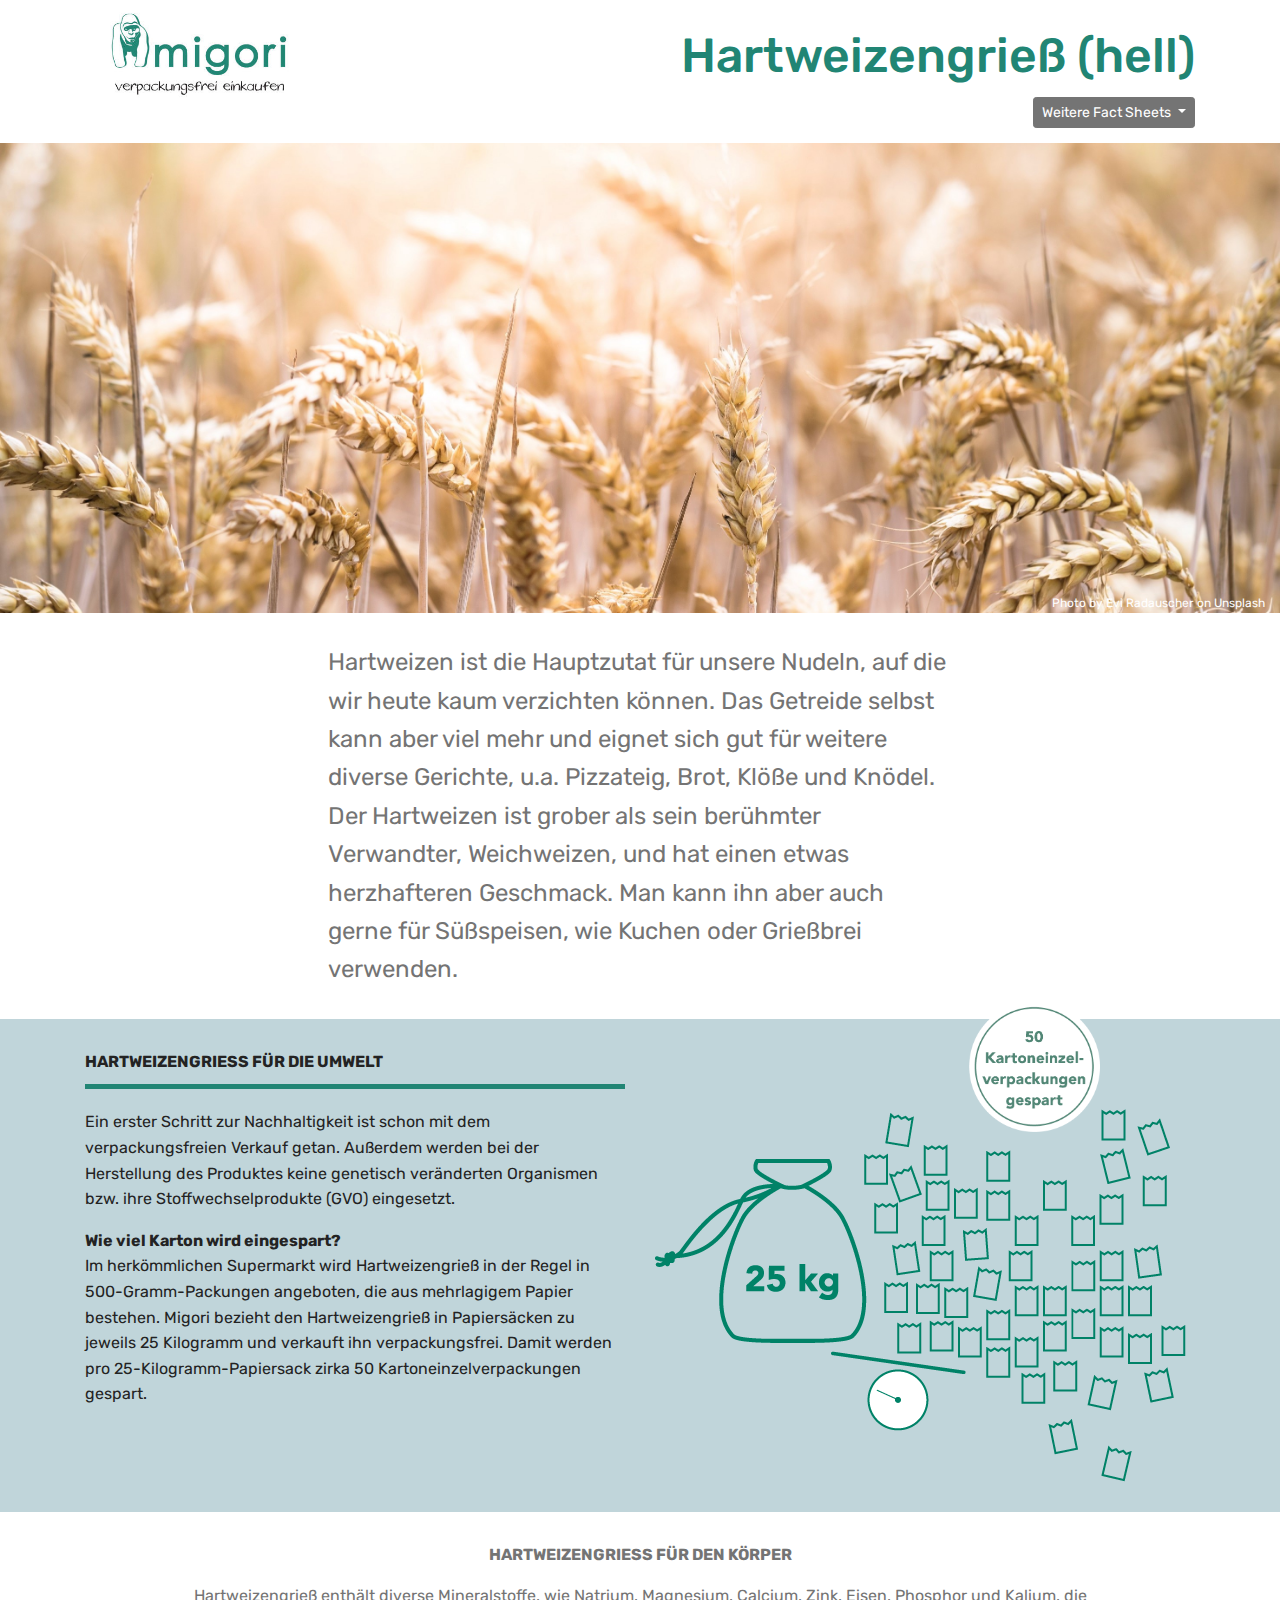
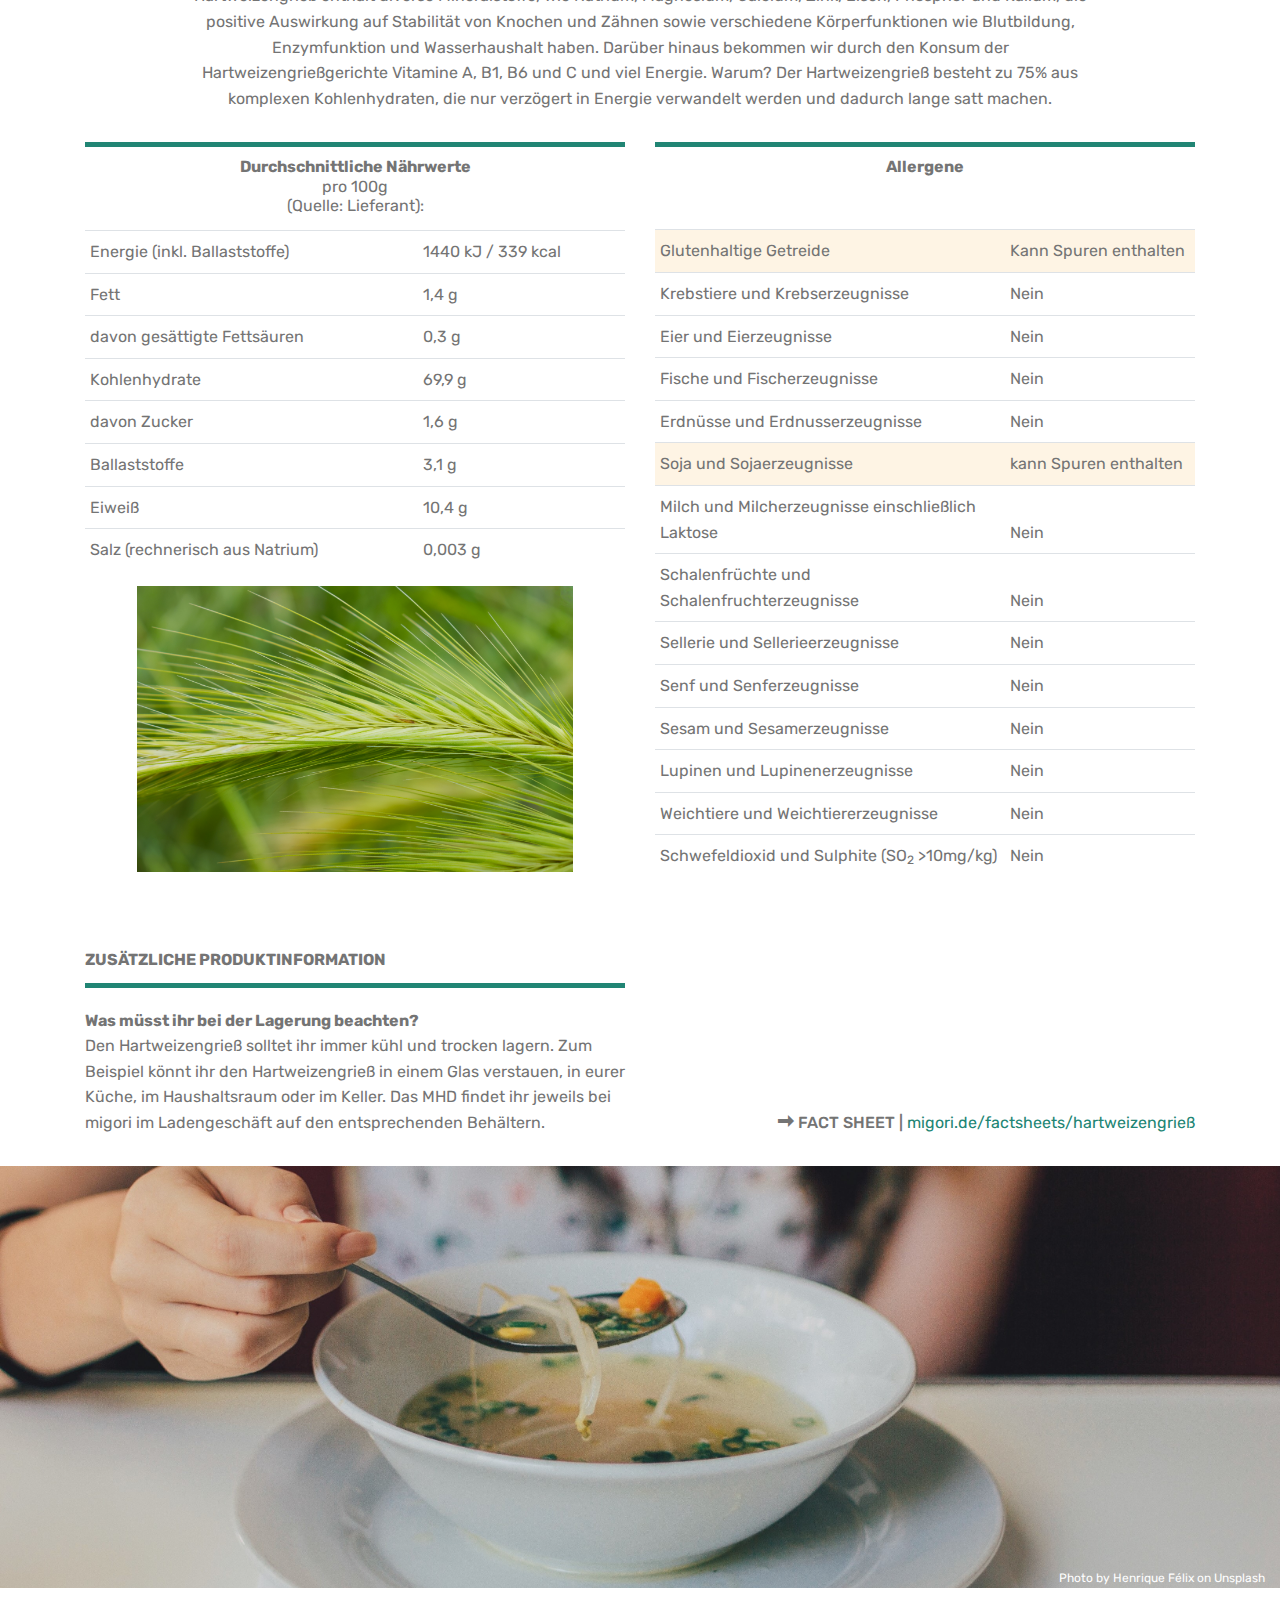
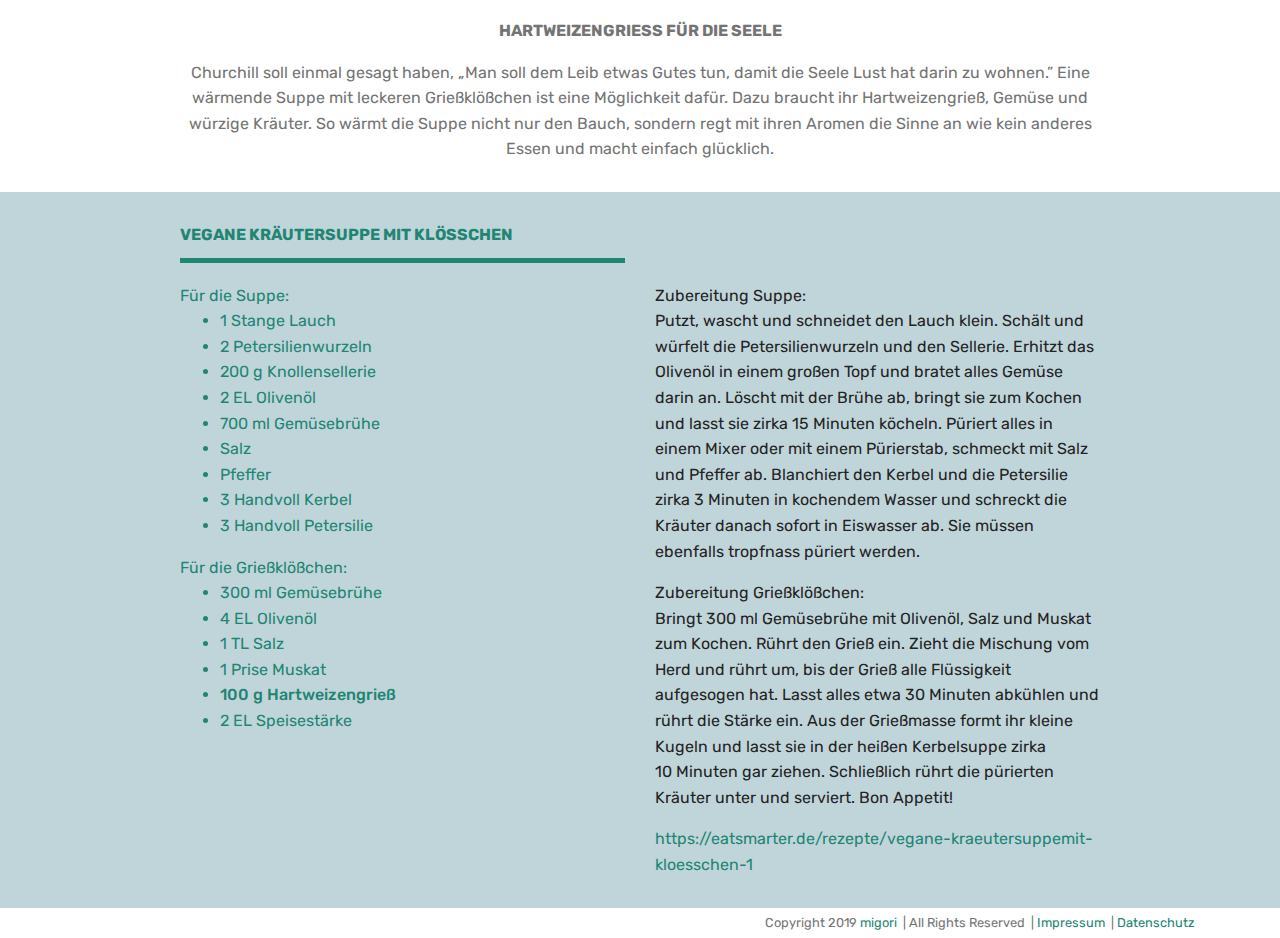
<file: hartweizengriess-facts.html>
<!DOCTYPE html>
<html>
<head>
  <meta charset="UTF-8">
  <meta http-equiv="X-UA-Compatible" content="IE=edge">
  <meta name="viewport" content="width=device-width, initial-scale=1, minimum-scale=1">
  <link rel="shortcut icon" href="#" type="image/x-icon">
  <meta name="description" content="">

  <title>Hartweizengrie&szlig;</title>

  <link rel="stylesheet" href="assets/css/bootstrap.min.css">
  <link rel="stylesheet" href="assets/css/bootstrap-grid.min.css">
  <link rel="stylesheet" href="assets/css/open-iconic-bootstrap.css">
  <link rel="stylesheet" href="assets/css/factsheetStyle.css">
</head>

<body>
  <!-- <div class="container-responsive"> required to have bg-color full width -->
  <div id="hartweizengriess-facts" class="first"> <!-- required to have bg-color full width -->

    <div id="section-0" class="container">
      <header class="row">
        <div class="col-12 col-md-6">
          <a href="https://migori.de/">
            <img id="migori-logo" src="images/migori-logo_transparent.jpg" alt="Logo von migori verpackungsfrei einkaufen" title="" class="img-fluid">
          </a>
        </div>
        <div class="col-12 col-md-6">
            <div class="factsheet-headline">Hartweizengrie&szlig; (hell)</div>

            <div class="dropdown more-factsheets">
              <a class="btn btn-secondary btn-sm dropdown-toggle" href="#" role="button" id="dropdownMenuLink" data-toggle="dropdown" aria-haspopup="true" aria-expanded="false">
                Weitere&nbsp;Fact Sheets
              </a>

              <div class="dropdown-menu" aria-labelledby="dropdownMenuLink">
                <a class="dropdown-item" href="index.html">Blaumohn</a>
                <a class="dropdown-item" href="denttabs-facts.html">Denttabs</a>
                <a class="dropdown-item" href="kidneybohnen-facts.html">Kidneybohnen</a>
                <a class="dropdown-item" href="porridge-facts.html">Porridge</a>
                <a class="dropdown-item" href="schokomuesli-facts.html">Schoko M&uuml;sli</a>
              </div>
            </div>
        </div>
      </header>
    </div> <!-- container -->

    <section id="section-1" class="row justify-content-center section-white">
        <div class="col-12">
          <div class="source">
            Photo by Evi Radauscher on Unsplash
          </div>
          <img src="images/hartweizengriess_hell/hartweizengriess_hell_1.jpg" alt="Weizenfeld" title="" class="img-fluid">
        </div>
        <div class="col-12 col-md-6 distance-to-top-m30 intro-text">
          Hartweizen ist die Hauptzutat f&uuml;r unsere Nudeln, auf die wir heute kaum verzichten k&ouml;nnen. Das Getreide selbst kann aber
          viel mehr und eignet sich gut f&uuml;r weitere diverse Gerichte, u.a. Pizzateig, Brot, Kl&ouml;&szlig;e und Kn&ouml;del. Der Hartweizen ist grober als
          sein ber&uuml;hmter Verwandter, Weichweizen, und hat einen etwas herzhafteren Geschmack. Man kann ihn aber auch gerne f&uuml;r S&uuml;&szlig;speisen,
          wie Kuchen oder Grie&szlig;brei verwenden.
        </div>
      </section> <!-- section-1 -->

    <section id="section-2" class="section-dark">
      <div class="container">
        <div class="row">
          <div class="col-12 col-md-6">
            <p class="section-title bar-below">
              Hartweizengrie&szlig; f&uuml;r die Umwelt
            </p>
            <p>
              Ein erster Schritt zur Nachhaltigkeit ist schon mit dem verpackungsfreien Verkauf getan.
              Au&szlig;erdem werden bei der Herstellung des Produktes keine genetisch ver&auml;nderten Organismen bzw.
              ihre Stoffwechselprodukte (GVO) eingesetzt.
            </p>
            <p>
              <strong>Wie viel Karton wird eingespart?</strong>
              <br>
              Im herk&ouml;mmlichen Supermarkt wird Hartweizengrie&szlig; in der Regel in 500-Gramm-Packungen angeboten, die aus mehrlagigem Papier bestehen.
              Migori bezieht den Hartweizengrie&szlig; in Papiers&auml;cken zu jeweils 25&nbsp;Kilogramm und verkauft ihn verpackungsfrei.
              Damit werden pro 25-Kilogramm-Papiersack zirka 50&nbsp;Kartoneinzelverpackungen gespart.
            </p>
          </div>

          <div class="col-12 col-md-6">
            <img src="images/hartweizengriess_hell/hartweizengriess-grafik.png" alt="Zeichnung zeigt eine Waage mit einem 25 Kilo-Sack auf der einen und 50 Kartoneinzelverpackungen auf der anderen Seite" title="" class="img-fluid img-1">
            <div class="img-overflow">
              <img src="images/hartweizengriess_hell/migori_hartweizengries_grafik_gespart.png" alt="Beschriftung f&uuml;r Bild: 50 Kartoneinzelverpackungen gespart" title="" class="img-fluid img-bubble">
            </div>
          </div>
        </div> <!-- row -->

      </div> <!-- container -->
    </section> <!-- section-2 -->

    <section id="section-3" class="section-white">
      <div class="container">

        <div class="row justify-content-center">
          <div class="col-12 col-md-10 text-center">
            <p class="section-title">
              Hartweizengrie&szlig; f&uuml;r den K&ouml;rper
            </p>
            <p>
              Hartweizengrie&szlig; enth&auml;lt diverse Mineralstoffe, wie Natrium, Magnesium, Calcium, Zink, Eisen, Phosphor und Kalium, die positive Auswirkung auf Stabilit&auml;t von Knochen und Z&auml;hnen sowie verschiedene
              K&ouml;rperfunktionen wie Blutbildung, Enzymfunktion und Wasserhaushalt haben. Dar&uuml;ber hinaus bekommen wir durch den Konsum der Hartweizengrie&szlig;gerichte Vitamine A, B1, B6 und C und viel Energie.
              Warum? Der Hartweizengrie&szlig; besteht zu 75% aus komplexen Kohlenhydraten, die nur verz&ouml;gert in Energie verwandelt werden und dadurch lange satt machen.
            </p>
          </div>
        </div> <!-- row -->

        <div class="row">
          <div class="col-12 col-md-6">

            <div class="table-title bar-above mh87-title center">
              <strong>Durchschnittliche N&auml;hrwerte</strong>
              <br>
              pro 100g
              <br>
              (Quelle: Lieferant):
            </div>

            <table class="table">
              <tbody>
                <tr>
                  <td>Energie (inkl. Ballaststoffe)</td>
                  <td>1440&nbsp;kJ&nbsp;/ 339&nbsp;kcal</td>
                </tr>

                <tr>
                  <td>Fett</td>
                  <td>1,4&nbsp;g</td>
                </tr>

                <tr>
                  <td>davon ges&auml;ttigte Fetts&auml;uren</td>
                  <td>0,3&nbsp;g</td>
                </tr>

                <tr>
                  <td>Kohlenhydrate</td>
                  <td>69,9&nbsp;g</td>
                </tr>

                <tr>
                  <td>davon Zucker</td>
                  <td>1,6&nbsp;g</td>
                </tr>

                <tr>
                  <td>Ballaststoffe</td>
                  <td>3,1&nbsp;g</td>
                </tr>

                <tr>
                  <td>Eiwei&szlig;</td>
                  <td>10,4&nbsp;g</td>
                </tr>

                <tr>
                  <td>Salz (rechnerisch aus Natrium)</td>
                  <td>0,003&nbsp;g</td>
                </tr>
              </tbody>
            </table>

            <div class="text-center">
              <img src="images/hartweizengriess_hell/hartweizengriess_hell_2.jpg" alt="Nahaufnahme von Weizen" title="" class="img-fluid img-below-table">
            </div>

          </div>

          <div class="col-12 col-md-6">

            <div class="table-title bar-above mh87-title center">
              <strong>Allergene</strong>
            </div>

            <table class="table">
              <tbody>
                <tr class="highlighted">
                  <td>Glutenhaltige Getreide</td>
                  <td>Kann Spuren enthalten</td>
                </tr>

                <tr>
                  <td>Krebstiere und Krebserzeugnisse</td>
                  <td>Nein</td>
                </tr>

                <tr>
                  <td>Eier und Eierzeugnisse</td>
                  <td>Nein</td>
                </tr>

                <tr>
                  <td>Fische und Fischerzeugnisse<br></td>
                  <td>Nein</td>
                </tr>

                <tr>
                  <td>Erdn&uuml;sse und Erdnusserzeugnisse</td>
                  <td>Nein</td>
                </tr>

                <tr class="highlighted">
                  <td>Soja und Sojaerzeugnisse</td>
                  <td>kann Spuren enthalten</td>
                </tr>

                <tr>
                  <td>Milch und Milcherzeugnisse einschlie&szlig;lich Laktose</td>
                  <td>Nein</td>
                </tr>

                <tr>
                  <td>Schalenfr&uuml;chte und Schalenfruchterzeugnisse</td>
                  <td>Nein</td>
                </tr>

                <tr>
                  <td>Sellerie und Sellerieerzeugnisse</td>
                  <td>Nein</td>
                </tr>

                <tr>
                  <td>Senf und Senferzeugnisse</td>
                  <td>Nein</td>
                </tr>

                <tr>
                  <td>Sesam und Sesamerzeugnisse</td>
                  <td>Nein</td>
                </tr>

                <tr>
                  <td>Lupinen und Lupinenerzeugnisse<br></td>
                  <td>Nein</td>
                </tr>

                <tr>
                  <td>Weichtiere und Weichtiererzeugnisse</td>
                  <td>Nein</td>
                </tr>

                <tr>
                  <td>Schwefeldioxid und Sulphite (SO<sub>2</sub>&nbsp;&gt;10mg/kg)</td>
                  <td>Nein</td>
                </tr>
              </tbody>
            </table>

          </div>
        </div> <!-- row -->

      </div> <!-- container -->
    </section> <!-- section-3 -->

    <section id="section-4" class="section-white">
      <div class="container">

        <div class="row distance-to-bottom-m14">
          <div class="col-12 col-md-6">
            <p class="section-title bar-below">
              Zus&auml;tzliche Produktinformation
            </p>
            <p>
              <strong>Was m&uuml;sst ihr bei der Lagerung beachten?</strong>
              <br>
              Den Hartweizengrie&szlig; solltet ihr immer k&uuml;hl und trocken lagern. Zum Beispiel k&ouml;nnt ihr den Hartweizengrie&szlig; in einem Glas verstauen, in eurer K&uuml;che,
              im Haushaltsraum oder im Keller. Das MHD findet ihr jeweils bei migori im Ladengesch&auml;ft auf den entsprechenden Beh&auml;ltern.
            </p>
          </div>

          <div class="col-12 col-md-6 factsheet-link">
            <div class="link-container">
              <span class="oi oi-arrow-thick-right" title="icon name" aria-hidden="true"></span>
              <span class="upper-bold">fact sheet |</span>
              <span class="migori-green">
                <!-- migori.de/factsheets/blaumohn -->
                <a href="pdf/Factsheet_migori_hartweizengriess.pdf">migori.de/factsheets/hartweizengrie&szlig;</a>
              </span>
            </div>

          </div>
        </div> <!-- row -->
      </div> <!-- container -->

        <div class="row">
          <div class="col-12">
            <div class="source">Photo by Henrique Félix on Unsplash</div>
            <img src="images/hartweizengriess_hell/hartweizengriess_hell_3.jpg" alt="Suppe in einem Teller" title="" class="img-fluid">
          </div>
        </div> <!-- row -->
    </section> <!-- section-4 -->

    <section id="section-5" class="section-white">
      <div class="container">
        <div class="row justify-content-center">
          <div class="col-12 col-md-10 text-center">
            <p class="section-title">
              Hartweizengrie&szlig; f&uuml;r die Seele
            </p>
            <p class="remove-margin-bottom">
              Churchill soll einmal gesagt haben, „Man soll dem Leib etwas Gutes tun, damit die Seele Lust hat darin zu wohnen.” Eine w&auml;rmende Suppe mit leckeren
              Grie&szlig;kl&ouml;&szlig;chen ist eine M&ouml;glichkeit daf&uuml;r. Dazu braucht ihr Hartweizengrie&szlig;, Gem&uuml;se und w&uuml;rzige Kr&auml;uter. So w&auml;rmt die Suppe nicht nur den Bauch, sondern regt mit ihren Aromen
              die Sinne an wie kein anderes Essen und macht einfach gl&uuml;cklich.
            </p>
          </div>
        </div> <!-- row -->

      </div> <!-- container -->
    </section> <!-- section-5 -->

    <!-- <section id="section-6" class="textbox-p30-0 section-dark"> -->
    <section id="section-6" class="section-dark">
      <div class="container">

        <div class="row">
          <div class="col-12 col-md-5 offset-md-1">
            <p class="section-title recipe-title bar-below">
              Vegane Kr&auml;utersuppe mit Kl&ouml;sschen
            </p>
          </div>
        </div>
        <div class="row">
          <div class="col-12 col-md-5 offset-md-1">
            <div class="recipe-ingredients">
              F&uuml;r die Suppe:
              <ul>
                <li>1 Stange Lauch</li>
                <li>2 Petersilienwurzeln</li>
                <li>200 g Knollensellerie</li>
                <li>2 EL Oliven&ouml;l</li>
                <li>700 ml Gem&uuml;sebr&uuml;he</li>
                <li>Salz</li>
                <li>Pfeffer</li>
                <li>3 Handvoll Kerbel</li>
                <li>3 Handvoll Petersilie</li>
              </ul>

              F&uuml;r die Grie&szlig;kl&ouml;&szlig;chen:
              <ul>
                <li>300 ml Gem&uuml;sebr&uuml;he</li>
                <li>4 EL Oliven&ouml;l</li>
                <li>1 TL Salz</li>
                <li>1 Prise Muskat</li>
                <li class="highlight">100 g Hartweizengrie&szlig;</li>
                <li>2 EL Speisest&auml;rke</li>
              </ul>
            </div> <!-- recipe-ingredients -->
          </div>

          <div class="col-12 col-md-5">
            <div class="recipe-description">
              <p>
                Zubereitung Suppe: <br>
                Putzt, wascht und schneidet den Lauch klein. Sch&auml;lt und w&uuml;rfelt die Petersilienwurzeln und den Sellerie. Erhitzt das Oliven&ouml;l in einem
                gro&szlig;en Topf und bratet alles Gem&uuml;se darin an. L&ouml;scht mit der Br&uuml;he ab, bringt sie zum Kochen und lasst sie zirka 15&nbsp;Minuten k&ouml;cheln. P&uuml;riert
                alles in einem Mixer oder mit einem P&uuml;rierstab, schmeckt mit Salz und Pfeffer ab. Blanchiert den Kerbel und die Petersilie zirka 3&nbsp;Minuten
                in kochendem Wasser und schreckt die Kr&auml;uter danach sofort in Eiswasser ab. Sie m&uuml;ssen ebenfalls tropfnass p&uuml;riert werden.
              </p>
              <p>
                Zubereitung Grie&szlig;kl&ouml;&szlig;chen:<br>
                Bringt 300&nbsp;ml Gem&uuml;sebr&uuml;he mit Oliven&ouml;l, Salz und Muskat zum Kochen. R&uuml;hrt den Grie&szlig; ein. Zieht die Mischung vom Herd und r&uuml;hrt um, bis
                der Grie&szlig; alle Fl&uuml;ssigkeit aufgesogen hat. Lasst alles etwa 30&nbsp;Minuten abk&uuml;hlen und r&uuml;hrt die St&auml;rke ein. Aus der Grie&szlig;masse formt ihr
                kleine Kugeln und lasst sie in der hei&szlig;en Kerbelsuppe zirka 10&nbsp;Minuten gar ziehen. Schlie&szlig;lich r&uuml;hrt die p&uuml;rierten Kr&auml;uter unter
                und serviert. Bon Appetit!
              </p>
            </div>  <!-- recipe-description -->

            <div class="recipe-source">
              <a href="https://eatsmarter.de/rezepte/vegane-kraeutersuppemit-kloesschen-1">
                https://eatsmarter.de/rezepte/vegane-kraeutersuppemit-kloesschen-1
              </a>
            </div>
          </div>
        </div> <!-- row -->

      </div> <!-- container -->
    </section> <!-- section-6 -->

    <footer>
      <div class="container">
        <div class="row">
          <div class="col-md-12">
            Copyright 2019 <a href="https://migori.de/">migori</a>&nbsp;
            |&nbsp;All Rights Reserved&nbsp;
            |&nbsp;<a href="http://migori.de/impressum/">Impressum</a>&nbsp;
            |&nbsp;<a href="http://migori.de/datenschutz/">Datenschutz</a>
          </div>
        </div>
      </div>
    </footer>

  <!-- </div> end of container-responsive -->
  </div>

  <script src="assets/js/jquery-3.0.0.min.js"></script>
  <script src="assets/js/bootstrap.bundle.min.js"></script>
</body>
</html>
</file>
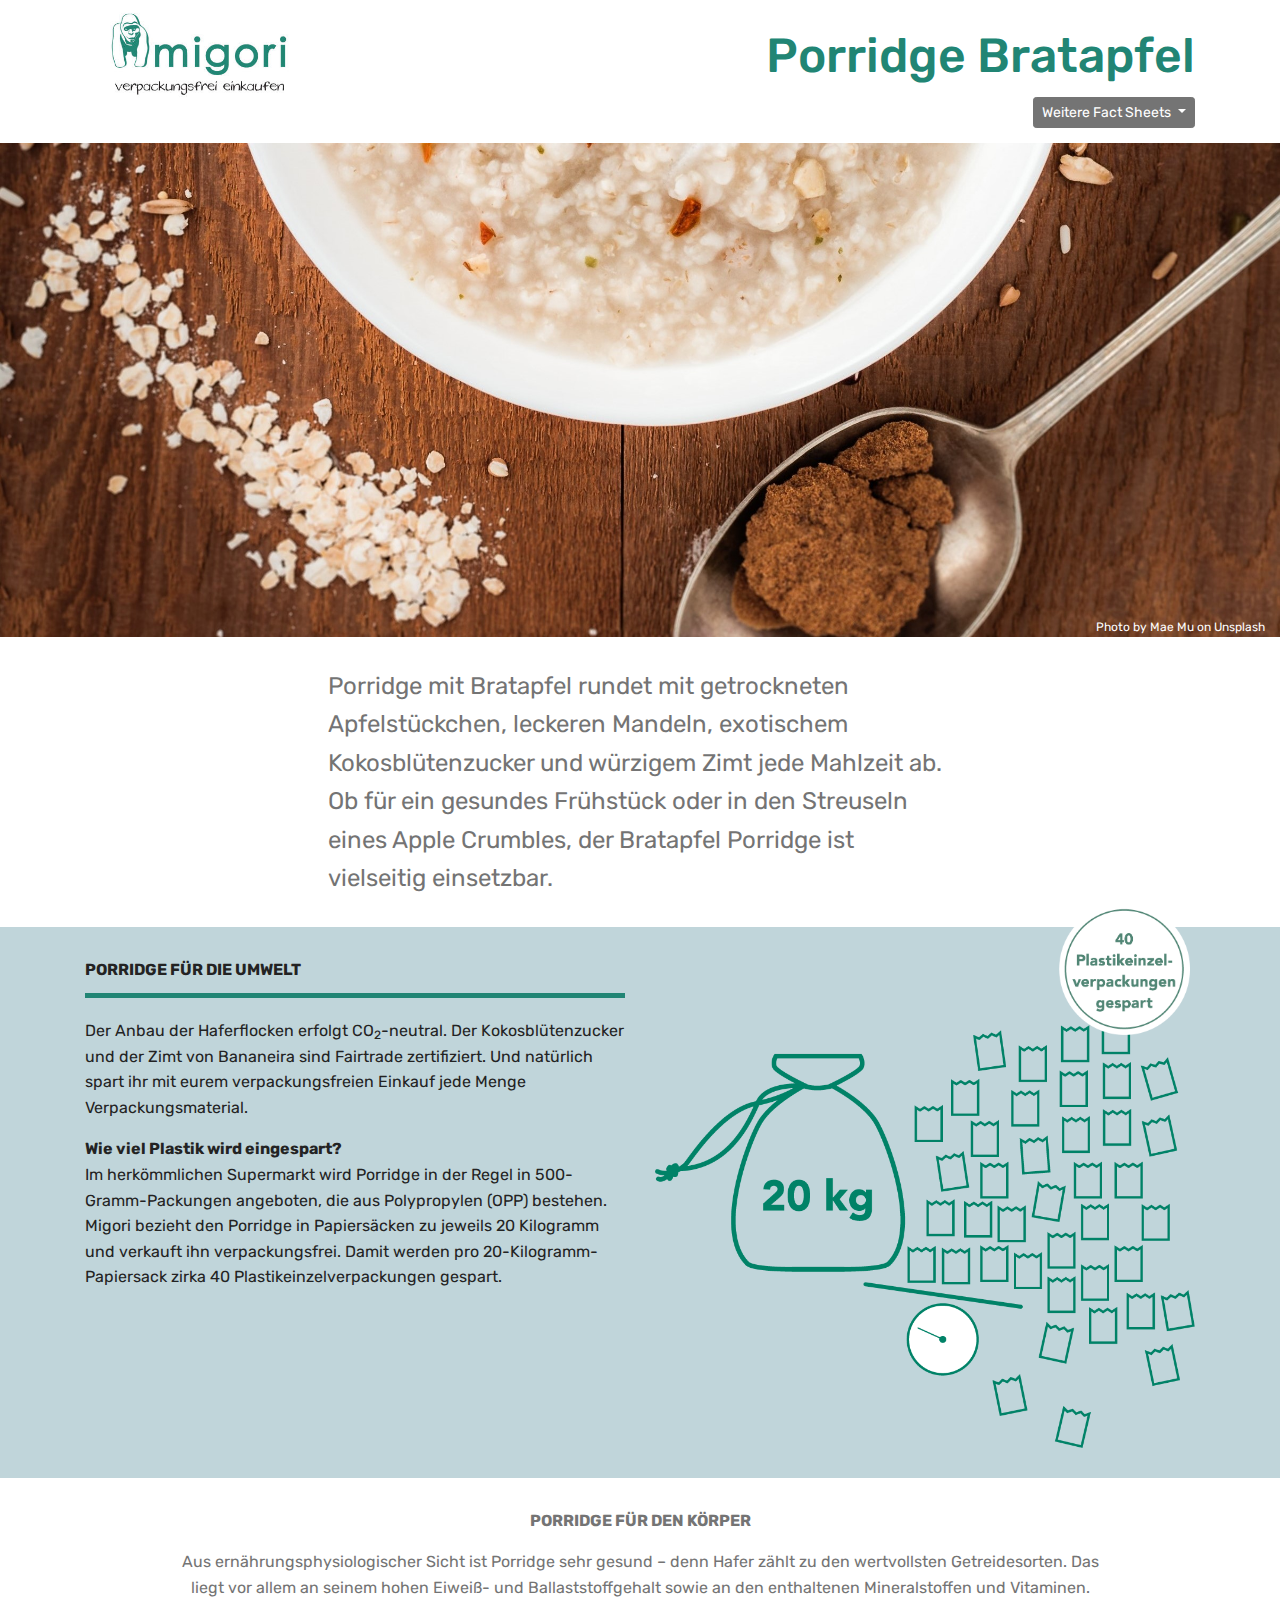
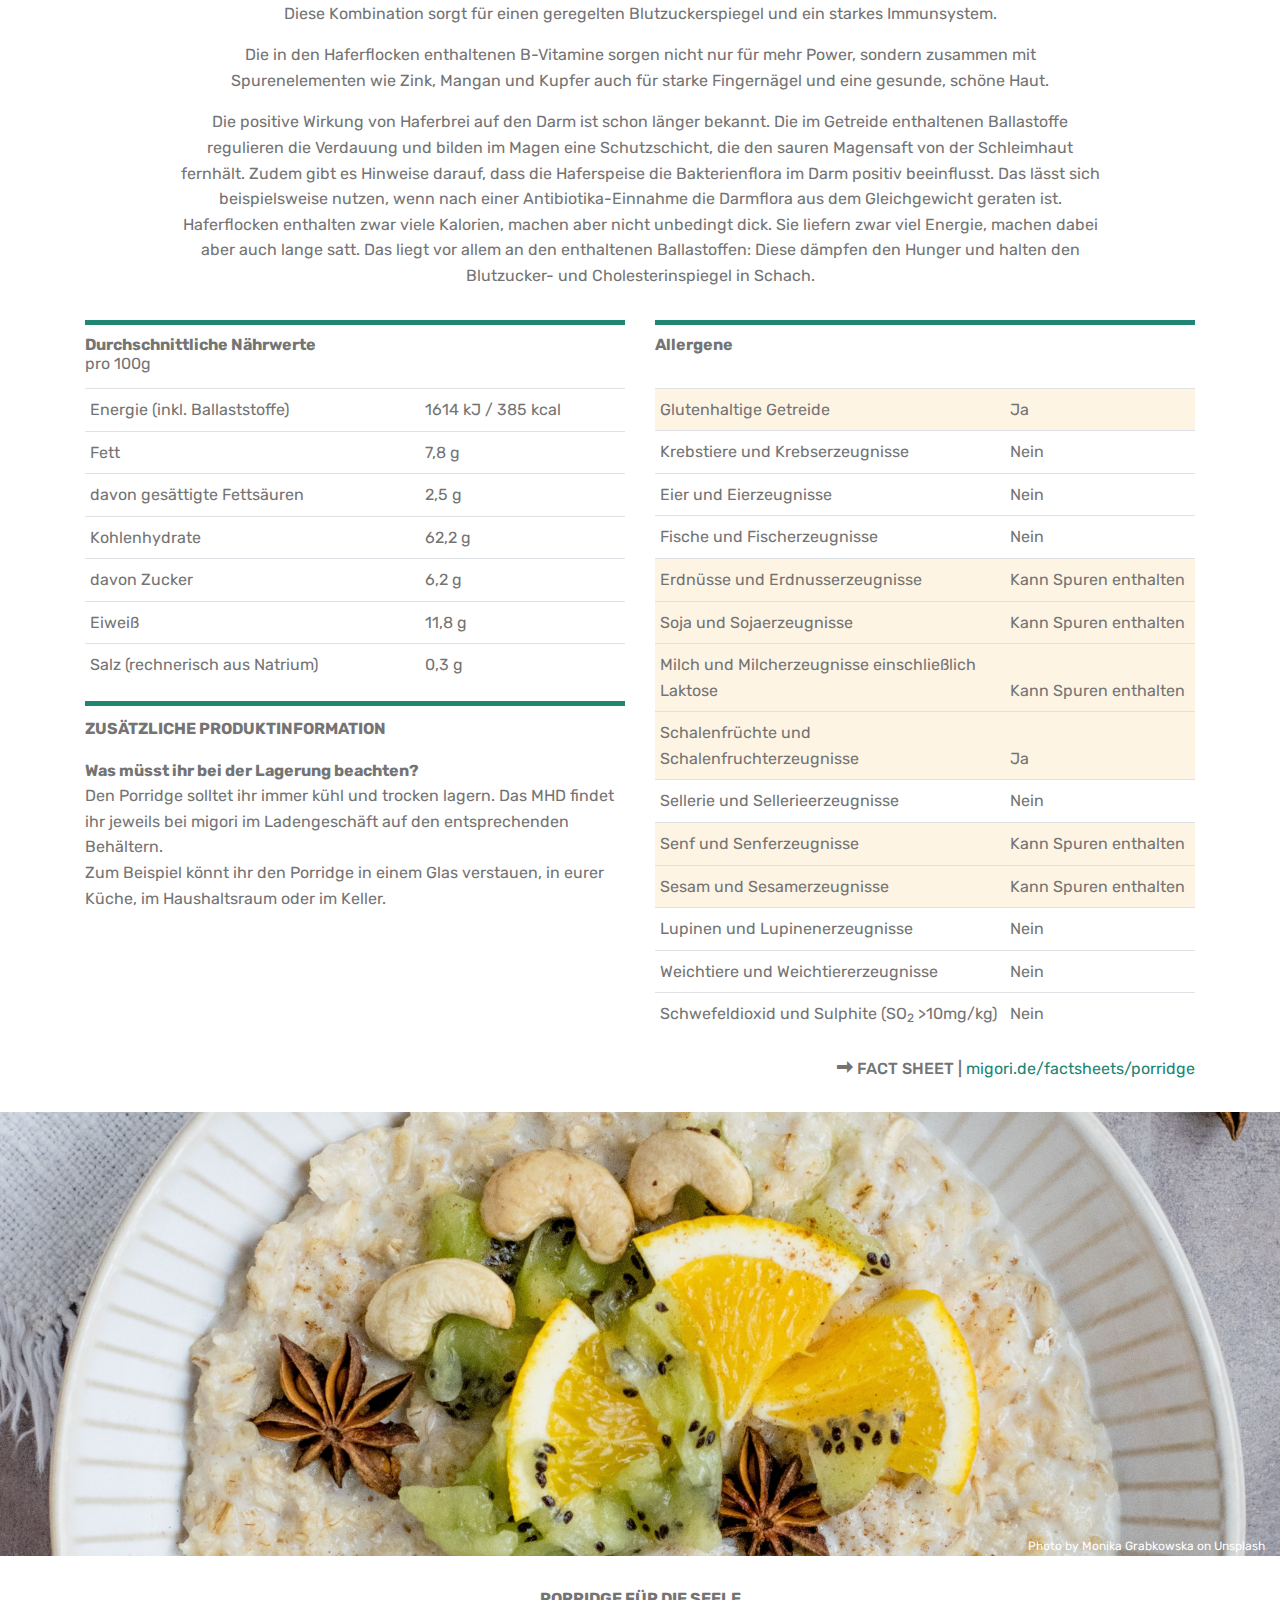
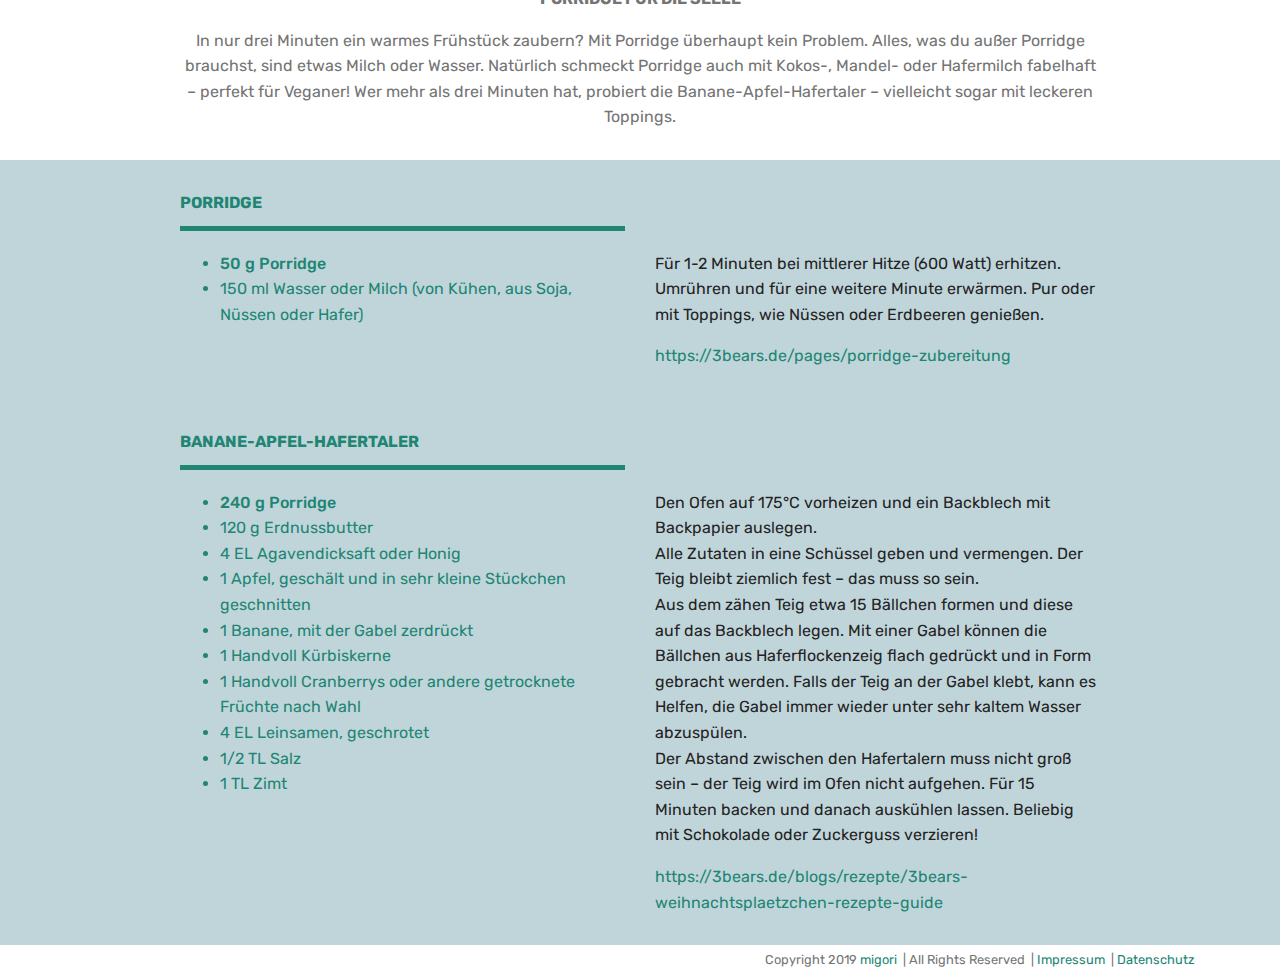
<file: porridge-facts.html>
<!DOCTYPE html>
<html>
<head>
  <meta charset="UTF-8">
  <meta http-equiv="X-UA-Compatible" content="IE=edge">
  <meta name="viewport" content="width=device-width, initial-scale=1, minimum-scale=1">
  <link rel="shortcut icon" href="#" type="image/x-icon">
  <meta name="description" content="">

  <title>Porridge Bratapfel</title>

  <link rel="stylesheet" href="assets/css/bootstrap.min.css">
  <link rel="stylesheet" href="assets/css/bootstrap-grid.min.css">
  <link rel="stylesheet" href="assets/css/open-iconic-bootstrap.css">
  <link rel="stylesheet" href="assets/css/factsheetStyle.css">
</head>

<body>
  <!-- <div class="container-responsive"> required to have bg-color full width -->
  <div id="porridge-facts" class="first"> <!-- required to have bg-color full width -->

    <div id="section-0" class="container">
      <header class="row">
        <div class="col-12 col-md-6">
          <a href="https://migori.de/">
            <img id="migori-logo" src="images/migori-logo_transparent.jpg" alt="Logo von migori verpackungsfrei einkaufen" title="" class="img-fluid">
          </a>
        </div>
        <div class="col-12 col-md-6">
            <div class="factsheet-headline">Porridge Bratapfel</div>

            <div class="dropdown more-factsheets">
              <a class="btn btn-secondary btn-sm dropdown-toggle" href="#" role="button" id="dropdownMenuLink" data-toggle="dropdown" aria-haspopup="true" aria-expanded="false">
                Weitere&nbsp;Fact Sheets
              </a>

              <div class="dropdown-menu" aria-labelledby="dropdownMenuLink">
                <a class="dropdown-item" href="index.html">Blaumohn</a>
                <a class="dropdown-item" href="denttabs-facts.html">Denttabs</a>
                <a class="dropdown-item" href="hartweizengriess-facts.html">Hartweizengrie&szlig; (hell)</a>
                <a class="dropdown-item" href="kidneybohnen-facts.html">Kidneybohnen</a>
                <a class="dropdown-item" href="schokomuesli-facts.html">Schoko M&uuml;sli</a>
              </div>
            </div>
        </div>
      </header>
    </div> <!-- container -->

    <section id="section-1" class="row justify-content-center section-white">
        <div class="col-12">
          <div class="source">
            Photo by Mae Mu on Unsplash
          </div>
          <img src="images/porridge/porridge_1.jpg" alt="Porridge in einer Schuessel, daneben ein Loeffel Zimt" title="" class="img-fluid">
        </div>
        <div class="col-12 col-md-6 distance-to-top-m30 intro-text">
          Porridge mit Bratapfel rundet mit getrockneten Apfelst&uuml;ckchen, leckeren Mandeln, exotischem Kokosbl&uuml;tenzucker und w&uuml;rzigem
          Zimt jede Mahlzeit ab. Ob f&uuml;r ein gesundes Fr&uuml;hst&uuml;ck oder in den Streuseln eines Apple Crumbles, der Bratapfel Porridge ist vielseitig einsetzbar.
        </div>
      </section> <!-- section-1 -->

    <section id="section-2" class="section-dark">
      <div class="container">
        <div class="row">
          <div class="col-12 col-md-6">
            <p class="section-title bar-below">
              Porridge f&uuml;r die Umwelt
            </p>
            <p>
              Der Anbau der Haferflocken erfolgt CO<sub>2</sub>-neutral. Der Kokosbl&uuml;tenzucker und der Zimt von Bananeira sind Fairtrade zertifiziert.
              Und nat&uuml;rlich spart ihr mit eurem verpackungsfreien Einkauf jede Menge Verpackungsmaterial.
            </p>
            <p>
              <strong>Wie viel Plastik wird eingespart?</strong>
              <br>
              Im herk&ouml;mmlichen Supermarkt wird Porridge in der Regel in 500-Gramm-Packungen angeboten, die aus Polypropylen (OPP) bestehen. Migori
              bezieht den Porridge in Papiers&auml;cken zu jeweils 20&nbsp;Kilogramm und verkauft ihn verpackungsfrei.
              Damit werden pro 20-Kilogramm-Papiersack zirka 40&nbsp;Plastikeinzelverpackungen gespart.
            </p>
          </div>

          <div class="col-12 col-md-6">
            <img src="images/porridge/migori_grafik_03_porridge.png" alt="Zeichnung zeigt eine Waage mit einem 20 Kilo-Sack auf der einen und 40 Einzelverpackungen auf der anderen Seite" title="" class="img-fluid img-1">
            <div class="img-overflow">
              <img src="images/porridge/migori_porridge_grafik_gespart.png" alt="Beschriftung f&uuml;r Bild: 40 Einzelverpackungen gespart" title="" class="img-fluid img-bubble">
            </div>
          </div>
        </div> <!-- row -->

      </div> <!-- container -->
    </section> <!-- section-2 -->

    <section id="section-3" class="section-white">
      <div class="container">

        <div class="row justify-content-center">
          <div class="col-12 col-md-10 text-center">
            <p class="section-title">
              Porridge f&uuml;r den K&ouml;rper
            </p>
            <p>
              Aus ern&auml;hrungsphysiologischer Sicht ist Porridge sehr gesund – denn Hafer z&auml;hlt zu den wertvollsten Getreidesorten. Das liegt vor allem an seinem
              hohen Eiwei&szlig;- und Ballaststoffgehalt sowie an den enthaltenen Mineralstoffen und Vitaminen. Diese Kombination sorgt f&uuml;r einen geregelten Blutzuckerspiegel und ein starkes Immunsystem.
            </p>
            <p>
              Die in den Haferflocken enthaltenen B-Vitamine sorgen nicht nur f&uuml;r mehr Power, sondern zusammen mit Spurenelementen wie Zink, Mangan und Kupfer
              auch f&uuml;r starke Fingern&auml;gel und eine gesunde, sch&ouml;ne Haut.
            </p>
            <p>
              Die positive Wirkung von Haferbrei auf den Darm ist schon l&auml;nger bekannt. Die im Getreide enthaltenen Ballastoffe regulieren die Verdauung und bilden im
              Magen eine Schutzschicht, die den sauren Magensaft von der Schleimhaut fernh&auml;lt. Zudem gibt es Hinweise darauf, dass die Haferspeise die Bakterienflora
              im Darm positiv beeinflusst. Das l&auml;sst sich beispielsweise nutzen, wenn nach einer Antibiotika-Einnahme die Darmflora aus dem Gleichgewicht geraten ist.
              Haferflocken enthalten zwar viele Kalorien, machen aber nicht unbedingt dick. Sie liefern zwar viel Energie, machen dabei aber auch lange satt. Das liegt vor
              allem an den enthaltenen Ballastoffen: Diese d&auml;mpfen den Hunger und halten den Blutzucker- und Cholesterinspiegel in Schach.
            </p>
          </div>
        </div> <!-- row -->

        <div class="row d-sm-block clearfix">
          <!-- .d-sm-block.clearfix & .float-* used for uneven columns height + but being responsive as required (right order) -->

          <div class="col-12 col-md-6 float-left">
            <div class="table-title bar-above">
              <strong>Durchschnittliche N&auml;hrwerte</strong>
              <br>
              pro 100g
            </div>

            <table class="table">
              <tbody>
                <tr>
                  <td>Energie (inkl. Ballaststoffe)</td>
                  <td>1614&nbsp;kJ&nbsp;/ 385&nbsp;kcal</td>
                </tr>

                <tr>
                  <td>Fett</td>
                  <td>7,8&nbsp;g</td>
                </tr>

                <tr>
                  <td>davon ges&auml;ttigte Fetts&auml;uren</td>
                  <td>2,5&nbsp;g</td>
                </tr>

                <tr>
                  <td>Kohlenhydrate</td>
                  <td>62,2&nbsp;g</td>
                </tr>

                <tr>
                  <td>davon Zucker</td>
                  <td>6,2&nbsp;g</td>
                </tr>

                <tr>
                  <td>Eiwei&szlig;</td>
                  <td>11,8&nbsp;g</td>
                </tr>

                <tr>
                  <td>Salz (rechnerisch aus Natrium)</td>
                  <td>0,3&nbsp;g</td>
                </tr>
              </tbody>
            </table>

          </div>

          <div class="col-12 col-md-6 float-right">

            <div class="table-title bar-above mh68-title">
              <strong>Allergene</strong>
            </div>

            <table class="table">
              <tbody>
                <tr class="highlighted">
                  <td>Glutenhaltige Getreide</td>
                  <td>Ja</td>
                </tr>

                <tr>
                  <td>Krebstiere und Krebserzeugnisse</td>
                  <td>Nein</td>
                </tr>

                <tr>
                  <td>Eier und Eierzeugnisse</td>
                  <td>Nein</td>
                </tr>

                <tr>
                  <td>Fische und Fischerzeugnisse<br></td>
                  <td>Nein</td>
                </tr>

                <tr class="highlighted">
                  <td>Erdn&uuml;sse und Erdnusserzeugnisse</td>
                  <td>Kann Spuren enthalten</td>
                </tr>

                <tr class="highlighted">
                  <td>Soja und Sojaerzeugnisse</td>
                  <td>Kann Spuren enthalten</td>
                </tr>

                <tr class="highlighted">
                  <td>Milch und Milcherzeugnisse einschlie&szlig;lich Laktose</td>
                  <td>Kann Spuren enthalten</td>
                </tr>

                <tr class="highlighted">
                  <td>Schalenfr&uuml;chte und Schalenfruchterzeugnisse</td>
                  <td>Ja</td>
                </tr>

                <tr>
                  <td>Sellerie und Sellerieerzeugnisse</td>
                  <td>Nein</td>
                </tr>

                <tr class="highlighted">
                  <td>Senf und Senferzeugnisse</td>
                  <td>Kann Spuren enthalten</td>
                </tr>

                <tr class="highlighted">
                  <td>Sesam und Sesamerzeugnisse</td>
                  <td>Kann Spuren enthalten</td>
                </tr>

                <tr>
                  <td>Lupinen und Lupinenerzeugnisse<br></td>
                  <td>Nein</td>
                </tr>

                <tr>
                  <td>Weichtiere und Weichtiererzeugnisse</td>
                  <td>Nein</td>
                </tr>

                <tr>
                  <td>Schwefeldioxid und Sulphite (SO<sub>2</sub>&nbsp;&gt;10mg/kg)</td>
                  <td>Nein</td>
                </tr>
              </tbody>
            </table>

          </div>

          <div class="col-12 col-md-6 float-left">
            <p class="section-title bar-above">
              Zus&auml;tzliche Produktinformation
            </p>
            <p>
              <strong>Was m&uuml;sst ihr bei der Lagerung beachten?</strong>
              <br>
              Den Porridge solltet ihr immer k&uuml;hl und trocken lagern. Das MHD findet ihr jeweils bei migori im Ladengesch&auml;ft auf den entsprechenden Beh&auml;ltern.
              <br>
              Zum Beispiel k&ouml;nnt ihr den Porridge in einem Glas verstauen, in eurer K&uuml;che, im Haushaltsraum oder im Keller.
            </p>
          </div>
        </div> <!-- row -->

        <div class="row">
          <div class="col-12 factsheet-link">
            <div class="link-container">
              <span class="oi oi-arrow-thick-right" title="icon name" aria-hidden="true"></span>
              <span class="upper-bold">fact sheet |</span>
              <span class="migori-green">
                <a href="pdf/Factsheet_migori_porridge_v2.pdf">migori.de/factsheets/porridge</a>
              </span>
            </div>
          </div>
        </div> <!-- row -->
      </div> <!-- container -->
    </section> <!-- section-3 -->

    <section id="section-4" class="section-white">
      <div class="row">
        <div class="col-12">
          <div class="source">Photo by Monika Grabkowska on Unsplash</div>
          <img src="images/porridge/porridge_2.jpg" alt="Zubereiteter Porridge, verziert mit Fruechten" title="" class="img-fluid">
        </div>
      </div> <!-- row -->
    </section> <!-- section-4 -->


    <section id="section-5" class="section-white">
      <div class="container">
        <div class="row justify-content-center">
          <div class="col-12 col-md-10 text-center">
            <p class="section-title">
              Porridge f&uuml;r die Seele
            </p>
            <p class="remove-margin-bottom">
              In nur drei Minuten ein warmes Fr&uuml;hst&uuml;ck zaubern? Mit Porridge &uuml;berhaupt kein Problem. Alles, was du au&szlig;er Porridge brauchst, sind etwas
              Milch oder Wasser. Nat&uuml;rlich schmeckt Porridge auch mit Kokos-, Mandel- oder Hafermilch fabelhaft – perfekt f&uuml;r Veganer! Wer mehr als drei
              Minuten hat, probiert die Banane-Apfel-Hafertaler – vielleicht sogar mit leckeren Toppings.
            </p>
          </div>
        </div> <!-- row -->

      </div> <!-- container -->
    </section> <!-- section-5 -->

    <!-- <section id="section-6" class="textbox-p30-0 section-dark"> -->
    <section id="section-6" class="section-dark">
      <div class="container">

        <div class="row">
          <div class="col-12 col-md-5 offset-md-1">
            <p class="section-title recipe-title bar-below">
              Porridge
            </p>
          </div>
        </div>
        <div class="row">
          <div class="col-12 col-md-5 offset-md-1">
            <div class="recipe-ingredients">
              <ul>
                <li class="highlight">50 g Porridge</li>
                <li>150 ml Wasser oder Milch (von K&uuml;hen, aus Soja, N&uuml;ssen oder Hafer)</li>
              </ul>
            </div> <!-- recipe-ingredients -->

          </div>

          <div class="col-12 col-md-5">
            <div class="recipe-description">
              <p>
                F&uuml;r 1-2&nbsp;Minuten bei mittlerer Hitze (600&nbsp;Watt) erhitzen. Umr&uuml;hren und f&uuml;r eine weitere Minute erw&auml;rmen. Pur oder mit Toppings, wie N&uuml;ssen oder Erdbeeren genie&szlig;en.
              </p>
            </div>  <!-- recipe-description -->

            <div class="recipe-source">
              <a href="https://3bears.de/pages/porridge-zubereitung">
                https://3bears.de/pages/porridge-zubereitung
              </a>
            </div>
          </div>
        </div> <!-- row -->

      </div> <!-- container -->
    </section> <!-- section-6 -->

    <section id="section-7" class="0 section-dark">
      <div class="container">

        <div class="row">
          <div class="col-12 col-md-5 offset-md-1">
            <p class="section-title recipe-title bar-below">
             Banane-Apfel-Hafertaler
            </p>
          </div>
        </div>
        <div class="row">
          <div class="col-12 col-md-5 offset-md-1">
            <div class="recipe-ingredients">
              <ul>
                <li class="highlight">240 g Porridge</li>
                <li>120 g Erdnussbutter</li>
                <li>4 EL Agavendicksaft oder Honig</li>
                <li>1 Apfel, gesch&auml;lt und in sehr kleine St&uuml;ckchen geschnitten</li>
                <li>1 Banane, mit der Gabel zerdr&uuml;ckt</li>
                <li>1 Handvoll K&uuml;rbiskerne</li>
                <li>1 Handvoll Cranberrys oder andere getrocknete Fr&uuml;chte nach Wahl</li>
                <li>4 EL Leinsamen, geschrotet</li>
                <li>1/2 TL Salz</li>
                <li>1 TL Zimt</li>
              </ul>
            </div> <!-- recipe-ingredients -->
          </div>

          <div class="col-12 col-md-5">
            <div class="recipe-description">
              <p>
                Den Ofen auf 175°C vorheizen und ein Backblech mit Backpapier auslegen.
                <br>
                Alle Zutaten in eine Sch&uuml;ssel geben und vermengen. Der Teig bleibt ziemlich fest – das muss so sein.
                <br>
                Aus dem z&auml;hen Teig etwa 15 B&auml;llchen formen und diese auf das Backblech legen. Mit einer Gabel k&ouml;nnen die B&auml;llchen aus Haferflockenzeig
                flach gedr&uuml;ckt und in Form gebracht werden. Falls der Teig an der Gabel klebt, kann es Helfen, die Gabel immer wieder unter sehr kaltem Wasser abzusp&uuml;len.
                <br>
                Der Abstand zwischen den Hafertalern muss nicht gro&szlig; sein – der Teig wird im Ofen nicht aufgehen.
                F&uuml;r 15 Minuten backen und danach ausk&uuml;hlen lassen. Beliebig mit Schokolade oder Zuckerguss verzieren!
              </p>
            </div>  <!-- recipe-description -->

            <div class="recipe-source">
              <a href="https://3bears.de/blogs/rezepte/3bears-weihnachtsplaetzchen-rezepte-guide">
                https://3bears.de/blogs/rezepte/3bears-weihnachtsplaetzchen-rezepte-guide
              </a>
            </div>

          </div>
        </div> <!-- row -->

      </div> <!-- container -->
    </section> <!-- section-7 -->

    <footer>
      <div class="container">
        <div class="row">
          <div class="col-md-12">
            Copyright 2019 <a href="https://migori.de/">migori</a>&nbsp;
            |&nbsp;All Rights Reserved&nbsp;
            |&nbsp;<a href="http://migori.de/impressum/">Impressum</a>&nbsp;
            |&nbsp;<a href="http://migori.de/datenschutz/">Datenschutz</a>
          </div>
        </div>
      </div>
    </footer>

  <!-- </div> end of container-responsive -->
  </div>

  <script src="assets/js/jquery-3.0.0.min.js"></script>
  <script src="assets/js/bootstrap.bundle.min.js"></script>
</body>
</html>
</file>
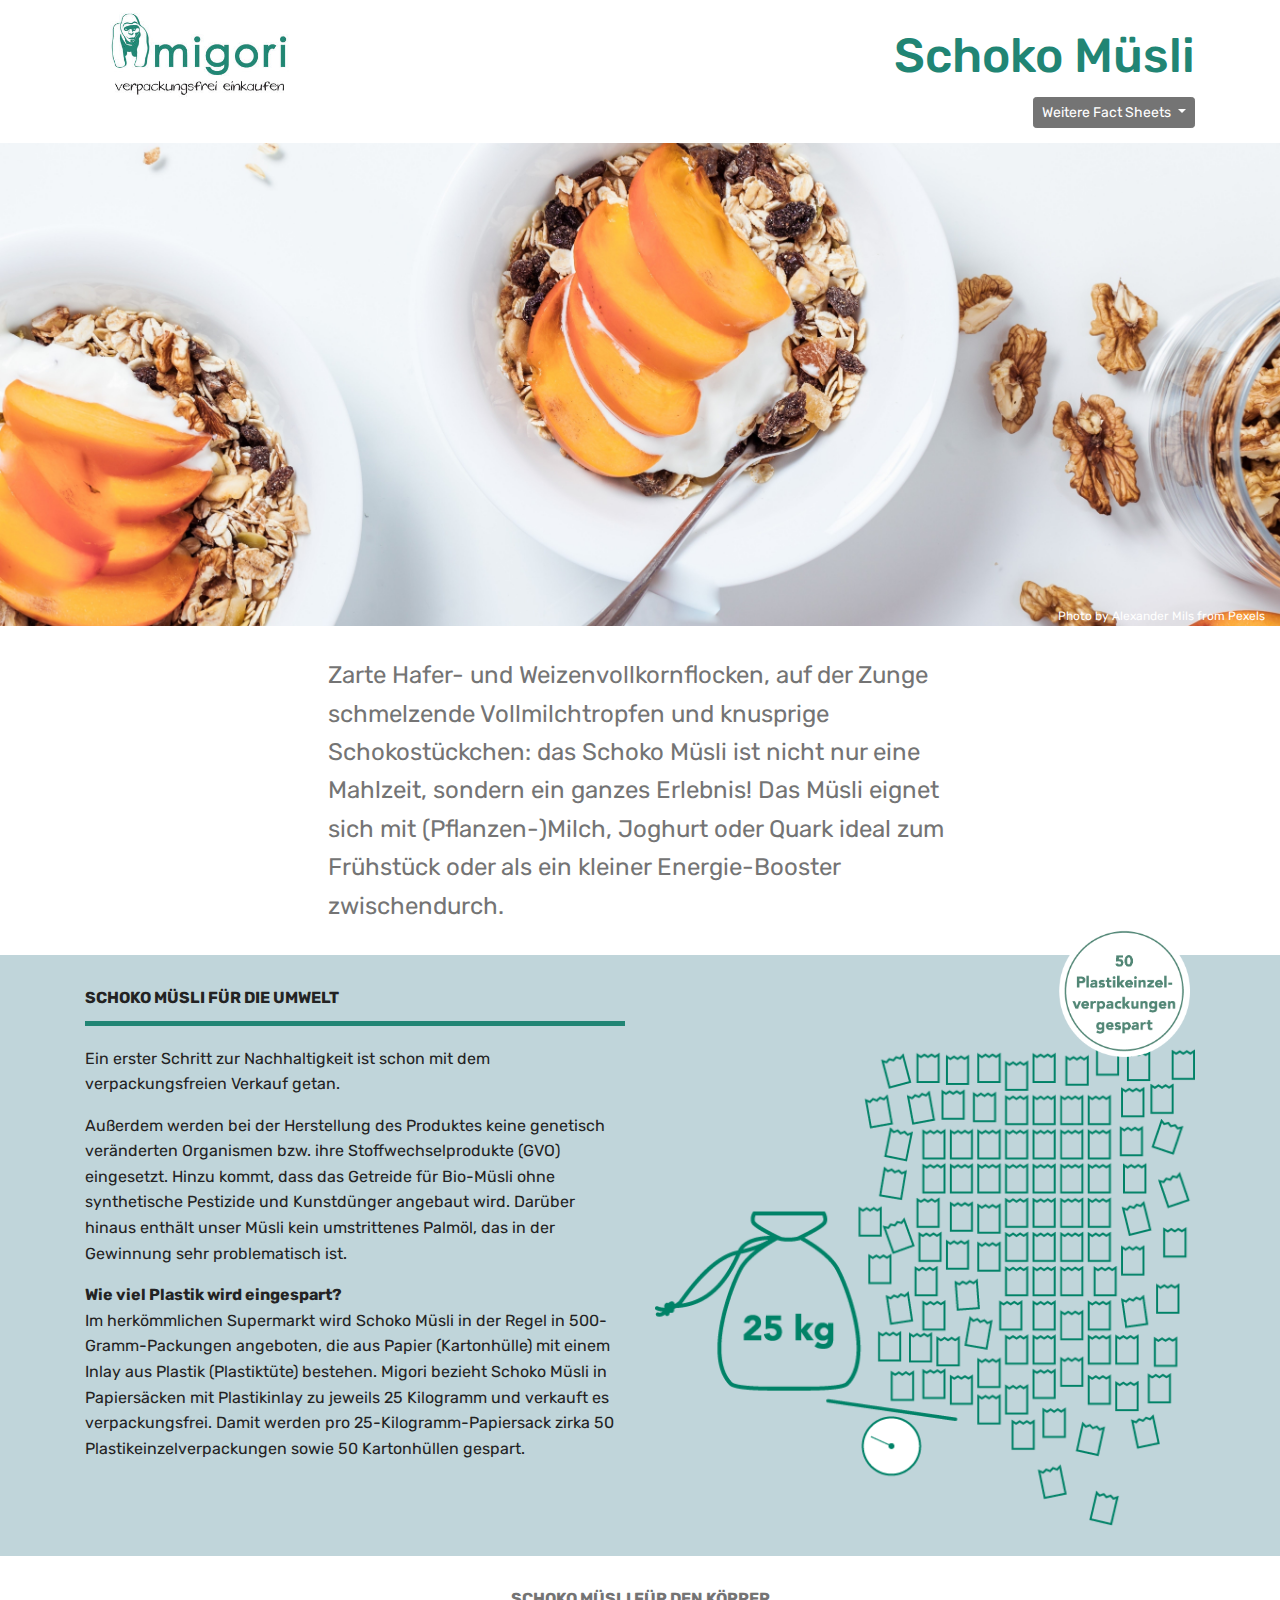
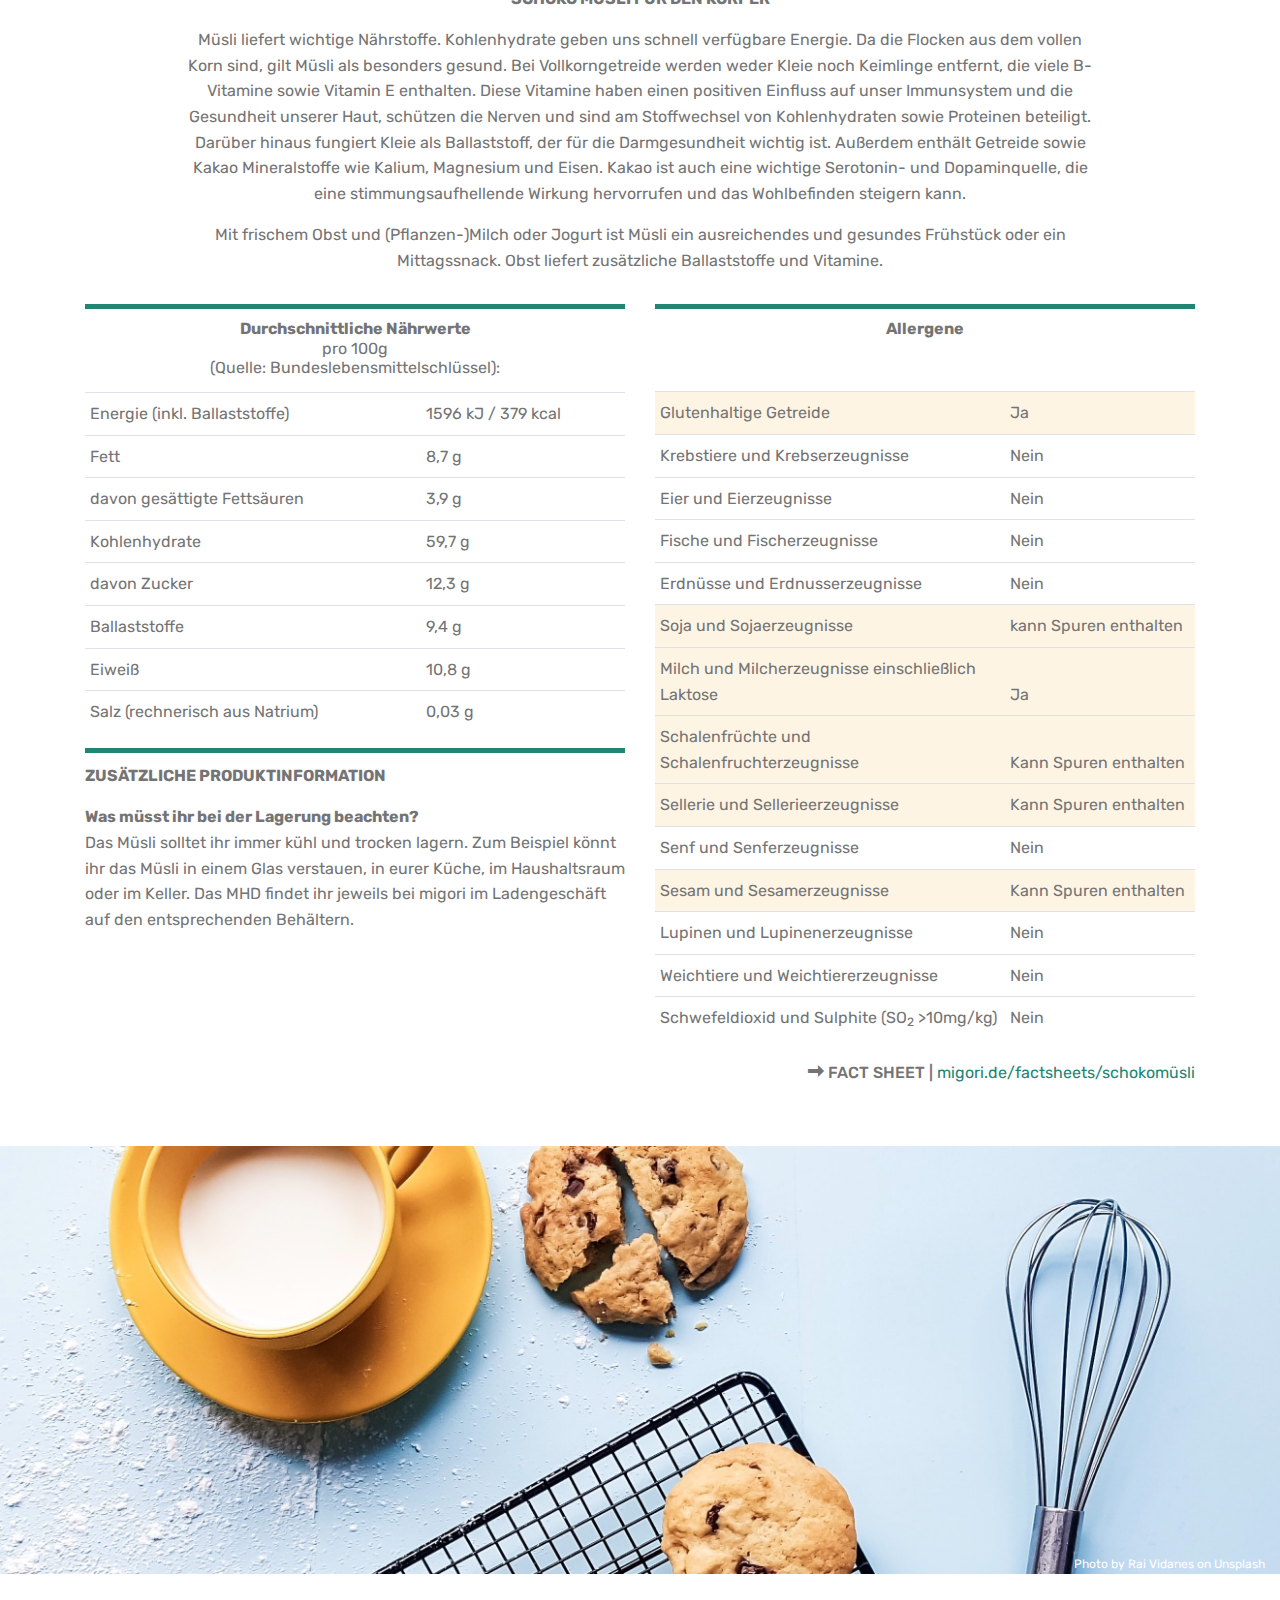
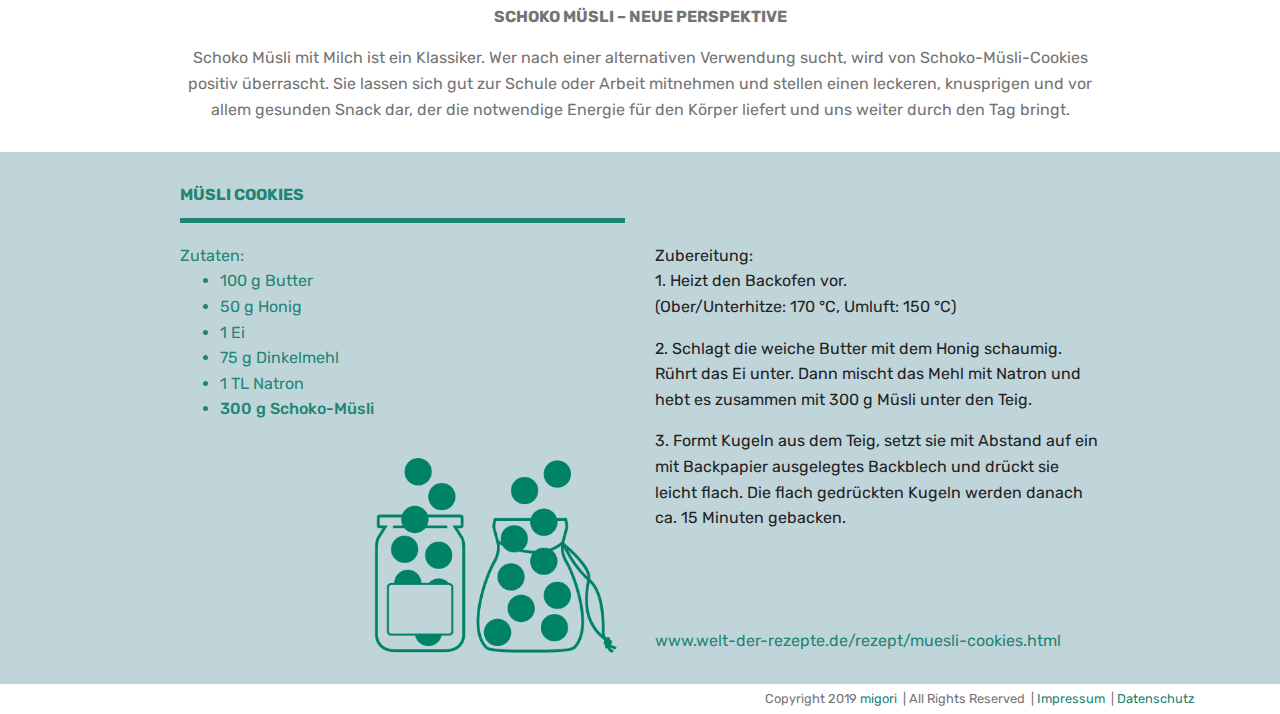
<file: schokomuesli-facts.html>
<!DOCTYPE html>
<html>
<head>
  <meta charset="UTF-8">
  <meta http-equiv="X-UA-Compatible" content="IE=edge">
  <meta name="viewport" content="width=device-width, initial-scale=1, minimum-scale=1">
  <link rel="shortcut icon" href="#" type="image/x-icon">
  <meta name="description" content="">

  <title>Schoko M&uuml;sli</title>

  <link rel="stylesheet" href="assets/css/bootstrap.min.css">
  <link rel="stylesheet" href="assets/css/bootstrap-grid.min.css">
  <link rel="stylesheet" href="assets/css/open-iconic-bootstrap.css">
  <link rel="stylesheet" href="assets/css/factsheetStyle.css">
</head>

<body>
  <!-- <div class="container-responsive"> required to have bg-color full width -->
  <div id="schokomuesli-facts" class="first"> <!-- required to have bg-color full width -->

    <div id="section-0" class="container">
      <header class="row">
        <div class="col-12 col-md-6">
          <a href="https://migori.de/">
            <img id="migori-logo" src="images/migori-logo_transparent.jpg" alt="Logo von migori verpackungsfrei einkaufen" title="" class="img-fluid">
          </a>
        </div>
        <div class="col-12 col-md-6">
            <div class="factsheet-headline">Schoko M&uuml;sli</div>

            <div class="dropdown more-factsheets">
              <a class="btn btn-secondary btn-sm dropdown-toggle" href="#" role="button" id="dropdownMenuLink" data-toggle="dropdown" aria-haspopup="true" aria-expanded="false">
                Weitere&nbsp;Fact Sheets
              </a>

              <div class="dropdown-menu" aria-labelledby="dropdownMenuLink">
                <a class="dropdown-item" href="index.html">Blaumohn</a>
                <a class="dropdown-item" href="denttabs-facts.html">Denttabs</a>
                <a class="dropdown-item" href="hartweizengriess-facts.html">Hartweizengrie&szlig; (hell)</a>
                <a class="dropdown-item" href="kidneybohnen-facts.html">Kidneybohnen</a>
                <a class="dropdown-item" href="porridge-facts.html">Porridge</a>
              </div>
            </div>
        </div>
      </header>
    </div> <!-- container -->

    <section id="section-1" class="row justify-content-center section-white">
        <div class="col-12">
          <div class="source">
          Photo by Alexander Mils from Pexels
          </div>
          <img src="images/schokomuesli/schokomuesli_1.jpg" alt="Muesli mit Obst in zwei Tellern" title="" class="img-fluid">
        </div>
        <div class="col-12 col-md-6 distance-to-top-m30 intro-text">
          Zarte Hafer- und Weizenvollkornflocken, auf der Zunge schmelzende Vollmilchtropfen und knusprige Schokost&uuml;ckchen: das Schoko M&uuml;sli ist nicht nur eine Mahlzeit, sondern ein ganzes
          Erlebnis! Das M&uuml;sli eignet sich mit (Pflanzen-)Milch, Joghurt oder Quark ideal zum Fr&uuml;hst&uuml;ck oder als ein kleiner Energie-Booster zwischendurch.
        </div>
      </section> <!-- section-1 -->

    <section id="section-2" class="section-dark">
      <div class="container">
        <div class="row">
          <div class="col-12 col-md-6">
            <p class="section-title bar-below">
              Schoko M&uuml;sli f&uuml;r die Umwelt
            </p>
            <p>
              Ein erster Schritt zur Nachhaltigkeit ist schon mit dem verpackungsfreien Verkauf getan.
            </p>
            <p>
              Au&szlig;erdem werden bei der Herstellung des Produktes keine genetisch ver&auml;nderten Organismen bzw. ihre Stoffwechselprodukte (GVO) eingesetzt.
              Hinzu kommt, dass das Getreide f&uuml;r Bio-M&uuml;sli ohne synthetische Pestizide und Kunstd&uuml;nger angebaut wird. Dar&uuml;ber hinaus enth&auml;lt
              unser M&uuml;sli kein umstrittenes Palm&ouml;l, das in der Gewinnung sehr problematisch ist.
            </p>
            <p>
              <strong>Wie viel Plastik wird eingespart?</strong>
              <br>
              Im herk&ouml;mmlichen Supermarkt wird Schoko M&uuml;sli in der Regel in 500-Gramm-Packungen angeboten, die aus Papier (Kartonh&uuml;lle) mit einem Inlay aus Plastik (Plastikt&uuml;te)
              bestehen. Migori bezieht Schoko M&uuml;sli in Papiers&auml;cken mit Plastikinlay zu jeweils 25&nbsp;Kilogramm und verkauft es verpackungsfrei.
              Damit werden pro 25-Kilogramm-Papiersack zirka 50 Plastikeinzelverpackungen sowie 50&nbsp;Kartonh&uuml;llen gespart.
            </p>
          </div>

          <div class="col-12 col-md-6">
            <img src="images/schokomuesli/schokomuesli-grafik.png" alt="Zeichnung zeigt eine Waage mit einem 25 Kilo-Sack auf der einen und 50 Einzelverpackungen auf der anderen Seite" title="" class="img-fluid img-1">
            <div class="img-overflow">
              <img src="images/schokomuesli/migori_muesli_grafik_gespart.png" alt="Beschriftung f&uuml;r Bild: 50 Einzelverpackungen gespart" title="" class="img-fluid img-bubble">
            </div>
          </div>
        </div> <!-- row -->

      </div> <!-- container -->
    </section> <!-- section-2 -->

    <section id="section-3" class="section-white">
      <div class="container">

        <div class="row justify-content-center">
          <div class="col-12 col-md-10 text-center">
            <p class="section-title">
              Schoko M&uuml;sli f&uuml;r den K&ouml;rper
            </p>
            <p>
              M&uuml;sli liefert wichtige N&auml;hrstoffe. Kohlenhydrate geben uns schnell verf&uuml;gbare Energie. Da die Flocken aus dem vollen Korn
              sind, gilt M&uuml;sli als besonders gesund. Bei Vollkorngetreide werden weder Kleie noch Keimlinge entfernt, die viele B-Vitamine sowie Vitamin E enthalten. Diese
              Vitamine haben einen positiven Einfluss auf unser Immunsystem und die Gesundheit unserer Haut, sch&uuml;tzen die Nerven und sind am Stoffwechsel von
              Kohlenhydraten sowie Proteinen beteiligt. Dar&uuml;ber hinaus fungiert Kleie als Ballaststoff, der f&uuml;r die Darmgesundheit wichtig ist. Au&szlig;erdem enth&auml;lt Getreide
              sowie Kakao Mineralstoffe wie Kalium, Magnesium und Eisen. Kakao ist auch eine wichtige Serotonin- und Dopaminquelle, die eine stimmungsaufhellende
              Wirkung hervorrufen und das Wohlbefinden steigern kann.
            </p>
            <p>
              Mit frischem Obst und (Pflanzen-)Milch oder Jogurt ist M&uuml;sli ein ausreichendes und gesundes Fr&uuml;hst&uuml;ck oder ein Mittagssnack. Obst liefert zus&auml;tzliche
              Ballaststoffe und Vitamine.
            </p>
          </div>
        </div> <!-- row -->


        <div class="row d-sm-block clearfix">
          <div class="col-12 col-md-6 float-left">

            <div class="table-title bar-above mh87-title center">
              <strong>Durchschnittliche N&auml;hrwerte</strong>
              <br>
              pro 100g
              <br>
              (Quelle: Bundeslebensmittelschl&uuml;ssel):
            </div>

            <table class="table">
              <tbody>
                <tr>
                  <td>Energie (inkl. Ballaststoffe)</td>
                  <td>1596&nbsp;kJ&nbsp;/ 379&nbsp;kcal</td>
                </tr>

                <tr>
                  <td>Fett</td>
                  <td>8,7&nbsp;g</td>
                </tr>

                <tr>
                  <td>davon ges&auml;ttigte Fetts&auml;uren</td>
                  <td>3,9&nbsp;g</td>
                </tr>

                <tr>
                  <td>Kohlenhydrate</td>
                  <td>59,7&nbsp;g</td>
                </tr>

                <tr>
                  <td>davon Zucker</td>
                  <td>12,3&nbsp;g</td>
                </tr>

                <tr>
                  <td>Ballaststoffe</td>
                  <td>9,4&nbsp;g</td>
                </tr>

                <tr>
                  <td>Eiwei&szlig;</td>
                  <td>10,8&nbsp;g</td>
                </tr>

                <tr>
                  <td>Salz (rechnerisch aus Natrium)</td>
                  <td>0,03&nbsp;g</td>
                </tr>
              </tbody>
            </table>

          </div>

          <div class="col-12 col-md-6 float-right">

            <div class="table-title bar-above mh87-title center">
              <strong>Allergene</strong>
            </div>

            <table class="table">
              <tbody>
                <tr class="highlighted">
                  <td>Glutenhaltige Getreide</td>
                  <td>Ja</td>
                </tr>

                <tr>
                  <td>Krebstiere und Krebserzeugnisse</td>
                  <td>Nein</td>
                </tr>

                <tr>
                  <td>Eier und Eierzeugnisse</td>
                  <td>Nein</td>
                </tr>

                <tr>
                  <td>Fische und Fischerzeugnisse<br></td>
                  <td>Nein</td>
                </tr>

                <tr>
                  <td>Erdn&uuml;sse und Erdnusserzeugnisse</td>
                  <td>Nein</td>
                </tr>

                <tr class="highlighted">
                  <td>Soja und Sojaerzeugnisse</td>
                  <td>kann Spuren enthalten</td>
                </tr>

                <tr class="highlighted">
                  <td>Milch und Milcherzeugnisse einschlie&szlig;lich Laktose</td>
                  <td>Ja</td>
                </tr>

                <tr class="highlighted">
                  <td>Schalenfr&uuml;chte und Schalenfruchterzeugnisse</td>
                  <td>Kann Spuren enthalten</td>
                </tr>

                <tr class="highlighted">
                  <td>Sellerie und Sellerieerzeugnisse</td>
                  <td>Kann Spuren enthalten</td>
                </tr>

                <tr>
                  <td>Senf und Senferzeugnisse</td>
                  <td>Nein</td>
                </tr>

                <tr class="highlighted">
                  <td>Sesam und Sesamerzeugnisse</td>
                  <td>Kann Spuren enthalten</td>
                </tr>

                <tr>
                  <td>Lupinen und Lupinenerzeugnisse<br></td>
                  <td>Nein</td>
                </tr>

                <tr>
                  <td>Weichtiere und Weichtiererzeugnisse</td>
                  <td>Nein</td>
                </tr>

                <tr>
                  <td>Schwefeldioxid und Sulphite (SO<sub>2</sub>&nbsp;&gt;10mg/kg)</td>
                  <td>Nein</td>
                </tr>
              </tbody>
            </table>

          </div>

          <div class="col-12 col-md-6 float-left">
            <p class="section-title bar-above">
              Zus&auml;tzliche Produktinformation
            </p>
            <p>
              <strong>Was m&uuml;sst ihr bei der Lagerung beachten?</strong>
              <br>
              Das M&uuml;sli solltet ihr immer k&uuml;hl und trocken lagern. Zum Beispiel k&ouml;nnt ihr das M&uuml;sli in einem Glas verstauen, in eurer K&uuml;che, im Haushaltsraum oder im Keller.
              Das MHD findet ihr jeweils bei migori im Ladengesch&auml;ft auf den entsprechenden Beh&auml;ltern.
            </p>
          </div>

        </div> <!-- row -->

        <div class="row">
          <div class="col-12 factsheet-link">
            <div class="link-container">
              <span class="oi oi-arrow-thick-right" title="icon name" aria-hidden="true"></span>
              <span class="upper-bold">fact sheet |</span>
              <span class="migori-green">
                <a href="pdf/Factsheet_migori_schokomuesli.pdf">migori.de/factsheets/schokom&uuml;sli</a>
              </span>
            </div>
          </div>
        </div> <!-- row -->

      </div> <!-- container -->
    </section> <!-- section-3 -->

    <section id="section-4" class="section-white">
        <div class="row">
          <div class="col-12">
            <div class="source">Photo by Rai Vidanes on Unsplash</div>
            <img src="images/schokomuesli/schokomuesli_2.jpg" alt="Foto vom Backen von Cookies" title="" class="img-fluid">
          </div>
        </div> <!-- row -->
    </section> <!-- section-4 -->

    <section id="section-5" class="section-white">
      <div class="container">
        <div class="row justify-content-center">
          <div class="col-12 col-md-10 text-center">
            <p class="section-title">
              Schoko M&uuml;sli – neue Perspektive
            </p>
            <p class="remove-margin-bottom">
              Schoko M&uuml;sli mit Milch ist ein Klassiker. Wer nach einer alternativen Verwendung sucht,
              wird von Schoko-M&uuml;sli-Cookies positiv &uuml;berrascht. Sie lassen sich gut zur Schule oder Arbeit mitnehmen
              und stellen einen leckeren, knusprigen und vor allem gesunden Snack dar, der die notwendige Energie f&uuml;r den
              K&ouml;rper liefert und uns weiter durch den Tag bringt.
            </p>
          </div>
        </div> <!-- row -->

      </div> <!-- container -->
    </section> <!-- section-5 -->

    <!-- <section id="section-6" class="textbox-p30-0 section-dark"> -->
    <section id="section-6" class="section-dark">
      <div class="container">

        <div class="row">
          <div class="col-12 col-md-5 offset-md-1">
            <p class="section-title recipe-title bar-below">
              M&uuml;sli Cookies
            </p>
          </div>
        </div>
        <div class="row">
          <div class="col-12 col-md-5 offset-md-1 clearfix">
            <div class="recipe-ingredients">
              Zutaten:
              <ul>
                <li>100 g Butter</li>
                <li>50 g Honig</li>
                <li>1 Ei</li>
                <li>75 g Dinkelmehl</li>
                <li>1 TL Natron</li>
                <li class="highlight">300 g Schoko-M&uuml;sli</li>
              </ul>
            </div> <!-- recipe-ingredients -->

            <img src="images/blaumohn/migori-grafik_2.png" alt="Zeichnung mit zwei Beh&auml;ltern" title="" class="img-fluid img-recipe">
          </div>

          <div class="col-12 col-md-5">
            <div class="recipe-description">
              <p>
                Zubereitung:
                <br>
                1. Heizt den Backofen vor.
                <br> (Ober/Unterhitze: 170&nbsp;°C, Umluft: 150&nbsp;°C)
              </p>
              <p>
                2. Schlagt die weiche Butter mit dem Honig schaumig. R&uuml;hrt das Ei unter. Dann mischt das Mehl mit Natron und hebt es zusammen mit 300&nbsp;g M&uuml;sli unter den Teig.
              </p>
              <p>
                3. Formt Kugeln aus dem Teig, setzt sie mit Abstand auf ein mit Backpapier ausgelegtes Backblech und dr&uuml;ckt sie leicht flach. Die flach gedr&uuml;ckten
                Kugeln werden danach ca. 15&nbsp;Minuten gebacken.
              </p>
            </div>  <!-- recipe-description -->

            <div class="recipe-source">
              <a href="www.welt-der-rezepte.de/rezept/muesli-cookies.html">
                www.welt-der-rezepte.de/rezept/muesli-cookies.html
              </a>
            </div>
          </div>
        </div> <!-- row -->

      </div> <!-- container -->
    </section> <!-- section-6 -->

    <footer>
      <div class="container">
        <div class="row">
          <div class="col-md-12">
            Copyright 2019 <a href="https://migori.de/">migori</a>&nbsp;
            |&nbsp;All Rights Reserved&nbsp;
            |&nbsp;<a href="http://migori.de/impressum/">Impressum</a>&nbsp;
            |&nbsp;<a href="http://migori.de/datenschutz/">Datenschutz</a>
          </div>
        </div>
      </div>
    </footer>

  <!-- </div> end of container-responsive -->
  </div>

  <script src="assets/js/jquery-3.0.0.min.js"></script>
  <script src="assets/js/bootstrap.bundle.min.js"></script>
</body>
</html>
</file>
<file: assets/css/factsheetStyle.css>
@import url(https://fonts.googleapis.com/css?family=Rubik:300,300i,400,400i,500,500i,700,700i,900,900i);

/* migori-green: #218574 */

body {
  font-style: normal;
  line-height: 1.6;
  font-family: 'Rubik', sans-serif;
  font-size: 1.0rem;
  color: #232323;
}

a {
  text-decoration: none !important;
}

/* Nährwerte und Allergene */
table.table {
  margin-bottom: 0;
}

table.table td {
  padding: 0.5rem 5px;
  vertical-align: bottom;
}

table.table tr td:first-child {
  max-width: 340px;
  vertical-align: top;
}
/* end - Nährwerte und Allergene */

/* static elements - footer, header, logo, ...  */
#migori-logo {
  max-height: 110px;
}

div.first {overflow: hidden; } /* remove horizontal scrolling bug */

footer {
  color: #747474;
  font-size: 0.8rem;
  padding-top: 5px;
  padding-bottom: 5px;
}
footer div.container div.row div {
  text-align: right;
}
footer div.container div.row div a {
  color: #218574;
}
/* end - static elements */




/* section - definition and helper */
section {
  padding-top: 30px;
  padding-bottom: 30px;
}

.section-white {
  background-color: #fff;
  color: #747474;
}

.section-dark {
  background-color: #c0d5da;
}

.section-grey {
  background-color: #f9f9f9;
  color: #747474;
}

section#section-4 {
  padding-bottom: 0;
}

#porridge-facts section#section-4,
#kidneybohnen-facts section#section-4 {
  padding-top: 0;
}

#section-0 .factsheet-headline {
  font-size: 3rem;
  font-weight: 500;
  line-height: 1.6;
  color: #218574;
  text-align: right;

  position: relative;
  top: 50%;
  transform: perspective(1px) translateY(-50%);
}

#section-0 .dropdown.more-factsheets {
  text-align: right;
  font-size: 0.8rem;
  margin-top: 20px;
  margin-bottom: -15px;
}

#section-0 .dropdown.more-factsheets .btn-secondary {
  background-color: #747474;
  border-color: #747474;
  color: #fff;
}

.intro-text {
  font-size: 1.5rem;
}

.section-title {
  font-weight: bolder;
  text-transform: uppercase;
}

.section-title.recipe-title {
  color: #218574;
}

.table-title {
  font-size: 1rem;
  font-weight: normal;
  line-height: 1.2;
  font-style: normal;
  text-align: left;

  padding-bottom: 15px;
}

/* for table-title and section-title */
.bar-below {
  padding-bottom: 10px;
  border-bottom: 5px solid #218574;
  margin-bottom: 20px;
}

.bar-above,
.bar-above {
  padding-top: 10px;
  border-top: 5px solid #218574;
  margin-top: 15px;
}

.table-title.center {
  text-align: center;
}
/* end */

tr.highlighted {
  background-color: #fef4e4;
}

.img-below-table {
  padding-top: 15px;
  padding-bottom: 15px;
}

/* link to pdf of current fact sheet */
.factsheet-link {
  position: relative;
  font-size: 1rem;
  font-weight: 300;
  line-height: 1.6;
  text-align: right;
  padding-top: 15px;
}

.factsheet-link .upper-bold {
  text-transform: uppercase;
  font-weight: 500;
}

.factsheet-link .migori-green a {
  color: #218574 !important;
  font-weight: 400;
}
/* end - fact sheet link */

.recipe-description span,
.recipe-ingredients li.highlight {
  font-weight: 500;
}

.recipe-ingredients {
  color: #218574;
}
.recipe-ingredients p {
  color: #232323;
  margin-top: 90px;
}

.recipe-source {
  position: relative;
}

.recipe-source a {
  text-decoration: none;
  color: #218574;
}

#schokomuesli-facts .img-recipe {
  max-width: 60%;
  float: right;
}

/* sources in images */
.source {
  position: absolute;
  bottom: 0;
  right: 30px;
  text-align: right;
  color: white;
  font-size: 0.75rem;
}

/* *** HELPER *** */
/* pxx-0 -> 0 == inherit */
.img-bubble {
  display: none;
}

.textbox-centered-p15-0 {
  text-align: center;
  padding-top: 15px;
  padding-bottom: 15px;
}

.textbox-p30-0 {
  padding-top: 30px;
  padding-bottom: 30px;
}

.textbox-centered-p30-0 {
  padding-top: 30px;
  padding-bottom: 30px;
  text-align: center;
}

.distance-to-top-m30 {
  margin-top: 30px;
}

.distance-to-top-m15 {
  margin-top: 15px;
}

.distance-to-bottom-m14 {
  margin-bottom: 14px;
}

.remove-margin-bottom {
  margin-bottom: 0;
}


@media (min-width: 768px) {
  .bar-above.mh87-title {
    min-height: 87px;
  }

  .bar-above.mh68-title {
    min-height: 68px;
  }

  .factsheet-link .link-container {
    position: absolute;
    right: 15px;
    bottom: 16px;
  }

  #porridge-facts .factsheet-link,
  #kidneybohnen-facts .factsheet-link,
  #schokomuesli-facts .factsheet-link { margin-top: 32px; }

  #porridge-facts .factsheet-link .link-container,
  #kidneybohnen-facts .factsheet-link .link-container,
  #schokomuesli-facts .factsheet-link .link-container { bottom: 0; }

  .img-1 { margin-top: 60px; }

  .img-bubble {
    display: block;
    position: absolute;
    max-width: 23%;
    top: -11%;
    right: 20px;
  }

  #hartweizengriess-facts .img-bubble {
    right: 110px;
  }
}

@media (min-width: 1200px) {
  .center-image {
    position: absolute;
    top: 0;
    right: 0;
    bottom: 0;
    left: 0;
    margin: auto;
    padding-right: 30px;
  }

  #blaumohn-facts .recipe-source,
  #schokomuesli-facts .recipe-source {
    position: absolute;
    bottom: 0;
  }

  #hartweizengriess-facts .img-below-table {
    max-width: 436px;
  }
}


/* Font-size adjustment for smaller screens/ mobile devices */
/* 1.4 - font scale ratio ( bootstrap == 1.42857 ) */
/* 100vw - current viewport width */
/* (48 - 20)  48 == 48rem == 768px, 20 == 20rem == 320px(minimal supported viewport) */
/* 0.65 - min scale variable, may vary */
@media (max-width: 768px) {
  .factsheet-headline {
    font-size: 2.4rem;
    font-size: calc( 1.7rem + (3 - 1.7) * ((100vw - 20rem) / (48 - 20)));
    line-height: calc( 1.4 * (1.7rem + (3 - 1.7) * ((100vw - 20rem) / (48 - 20))));
  }

  #denttabs-facts #section-0 .factsheet-headline,
  #hartweizengriess-facts #section-0 .factsheet-headline {
    font-size: 2rem;
  }

  .intro-text {
    font-size: 1.2rem;
    padding-left: 30px;
    padding-right: 30px;
  }

  .factsheet-link {
    font-size: 0.8rem;
    font-size: calc( 1rem + (1 - 1) * ((100vw - 20rem) / (48 - 20)));
    line-height: calc( 1.4 * (1rem + (1 - 1) * ((100vw - 20rem) / (48 - 20))));
  }

  .img-recipe {
    padding-bottom: 15px;
    max-width: 60%;
  }

  .source {
    font-size: 0.5rem;
  }
}
</file>
<file: styles/factsheetStyle.css>
@import url(https://fonts.googleapis.com/css?family=Rubik:300,300i,400,400i,500,500i,700,700i,900,900i);

/* migori-green: 218574 */

body {
  font-style: normal;
  line-height: 1.6;
  font-family: 'Rubik', sans-serif;
  font-size: 1.0rem;
  color: #232323;
}

a {
  text-decoration: none !important;
}

table.table {
  margin-bottom: 0;
}

table.table td {
  padding: 0.5rem 5px;
  vertical-align: bottom;
}

table.table tr td:first-child {
  max-width: 340px;
  vertical-align: top;
}

section {
  padding-top: 30px;
  padding-bottom: 30px;
}

/* section-1,
section-4,
section-5 */
.section-white {
  background-color: #fff;
  color: #747474;
}
section#section-4 {
  padding-bottom: 0;
}

.source {
  position: absolute;
  bottom: 0;
  right: 30px;
  text-align: right;
  color: white;
  font-size: 0.75rem;
}

/* #section-2,
#section-6  */
.section-dark {
  background-color: #c0d5da;
}

/* section 3 */
.section-grey {
  background-color: #f9f9f9;
  color: #747474;
}

#migori-logo {
  max-height: 110px;
}

.factsheet-headline {
  font-size: 3rem;
  font-weight: 500;
  line-height: 1.6;
  color: #218574;
  text-align: right;

  position: relative;
  top: 50%;
  transform: perspective(1px) translateY(-50%);
}

.intro-text {
  font-size: 1.5rem;
}

.section-title {
  font-weight: bolder;
  text-transform: uppercase;
}
.section-title.bar-below {
  padding-bottom: 10px;
  border-bottom: 5px solid #218574;
  margin-bottom: 20px;
}
.img-2 {
  display: none;
}

.table-title {
  font-size: 1rem;
  font-weight: normal;
  line-height: 1.2;
  font-style: normal;
  text-align: center;

  padding-bottom: 15px;
}

.table-title.bar-above {
  padding-top: 10px;
  border-top: 5px solid #218574;
  margin-top: 15px;
  min-height: 87px;
}

tr.highlighted {
  background-color: #fef4e4;
}

.img-below-table {
  padding-top: 15px;
  padding-bottom: 15px;
}

.factsheet-link {
  position: relative;
  font-size: 1rem;
  font-weight: 300;
  line-height: 1.6;
  text-align: right;

  padding-top: 15px;
}

.factsheet-link .upper-bold {
  text-transform: uppercase;
  font-weight: 500;
}

.factsheet-link .migori-green a {
  color: #218574 !important;
  font-weight: 400;
}

.recipe-description span,
.recipe-ingredients li.highlight {
  font-weight: 500;
}

.recipe-ingredients {
  color: #218574;
}

.recipe-source a {
  text-decoration: none;
  color: #218574;
}

/* *** HELPER *** */
/* pxx-0 -> 0 == inherit */
.textbox-centered-p15-0 {
  text-align: center;
  padding-top: 15px;
  padding-bottom: 15px;
}

.textbox-p30-0 {
  padding-top: 30px;
  padding-bottom: 30px;
}

.textbox-centered-p30-0 {
  padding-top: 30px;
  padding-bottom: 30px;
  text-align: center;
}

.distance-to-top-m30 {
  margin-top: 30px;
}

.distance-to-top-m15 {
  margin-top: 15px;
}

.distance-to-bottom-m14 {
  margin-bottom: 14px;
}

.remove-margin-bottom {
  margin-bottom: 0;
}

.recipe-source {
  position: relative;
}



@media (min-width: 768px) {
  .factsheet-link .link-container {
    position: absolute;
    right: 0;
    bottom: 16px;
  }

  .img-1 {
    margin-top: 60px;
  }

  .img-2 {
    display: block;
    position: absolute;
    max-width: 23%;
    top: -11%;
    /* max-width: 140px; */
    /* top: -80px; */
    right: 20px;
  }
}

@media (min-width: 1200px) {
  .center-image {
    position: absolute;
    top: 0;
    right: 0;
    bottom: 0;
    left: 0;
    margin: auto;
    padding-right: 30px;
  }

  .recipe-source {
    position: absolute;
    bottom: 0;
  }
}


/* Font-size adjustment for smaller screens/ mobile devices */
/* 1.4 - font scale ratio ( bootstrap == 1.42857 ) */
/* 100vw - current viewport width */
/* (48 - 20)  48 == 48rem == 768px, 20 == 20rem == 320px(minimal supported viewport) */
/* 0.65 - min scale variable, may vary */
@media (max-width: 768px) {
  .factsheet-headline {
    font-size: 2.4rem;
    font-size: calc( 1.7rem + (3 - 1.7) * ((100vw - 20rem) / (48 - 20)));
    line-height: calc( 1.4 * (1.7rem + (3 - 1.7) * ((100vw - 20rem) / (48 - 20))));
  }

  .intro-text {
    font-size: 1.2rem;
    padding-left: 30px;
    padding-right: 30px;
  }

  .factsheet-link {
    font-size: 0.8rem;
    font-size: calc( 1rem + (1 - 1) * ((100vw - 20rem) / (48 - 20)));
    line-height: calc( 1.4 * (1rem + (1 - 1) * ((100vw - 20rem) / (48 - 20))));
  }

  .img-recipe { padding-bottom: 15px;}

  .source {
    font-size: 0.5rem;
  }
}
</file>
